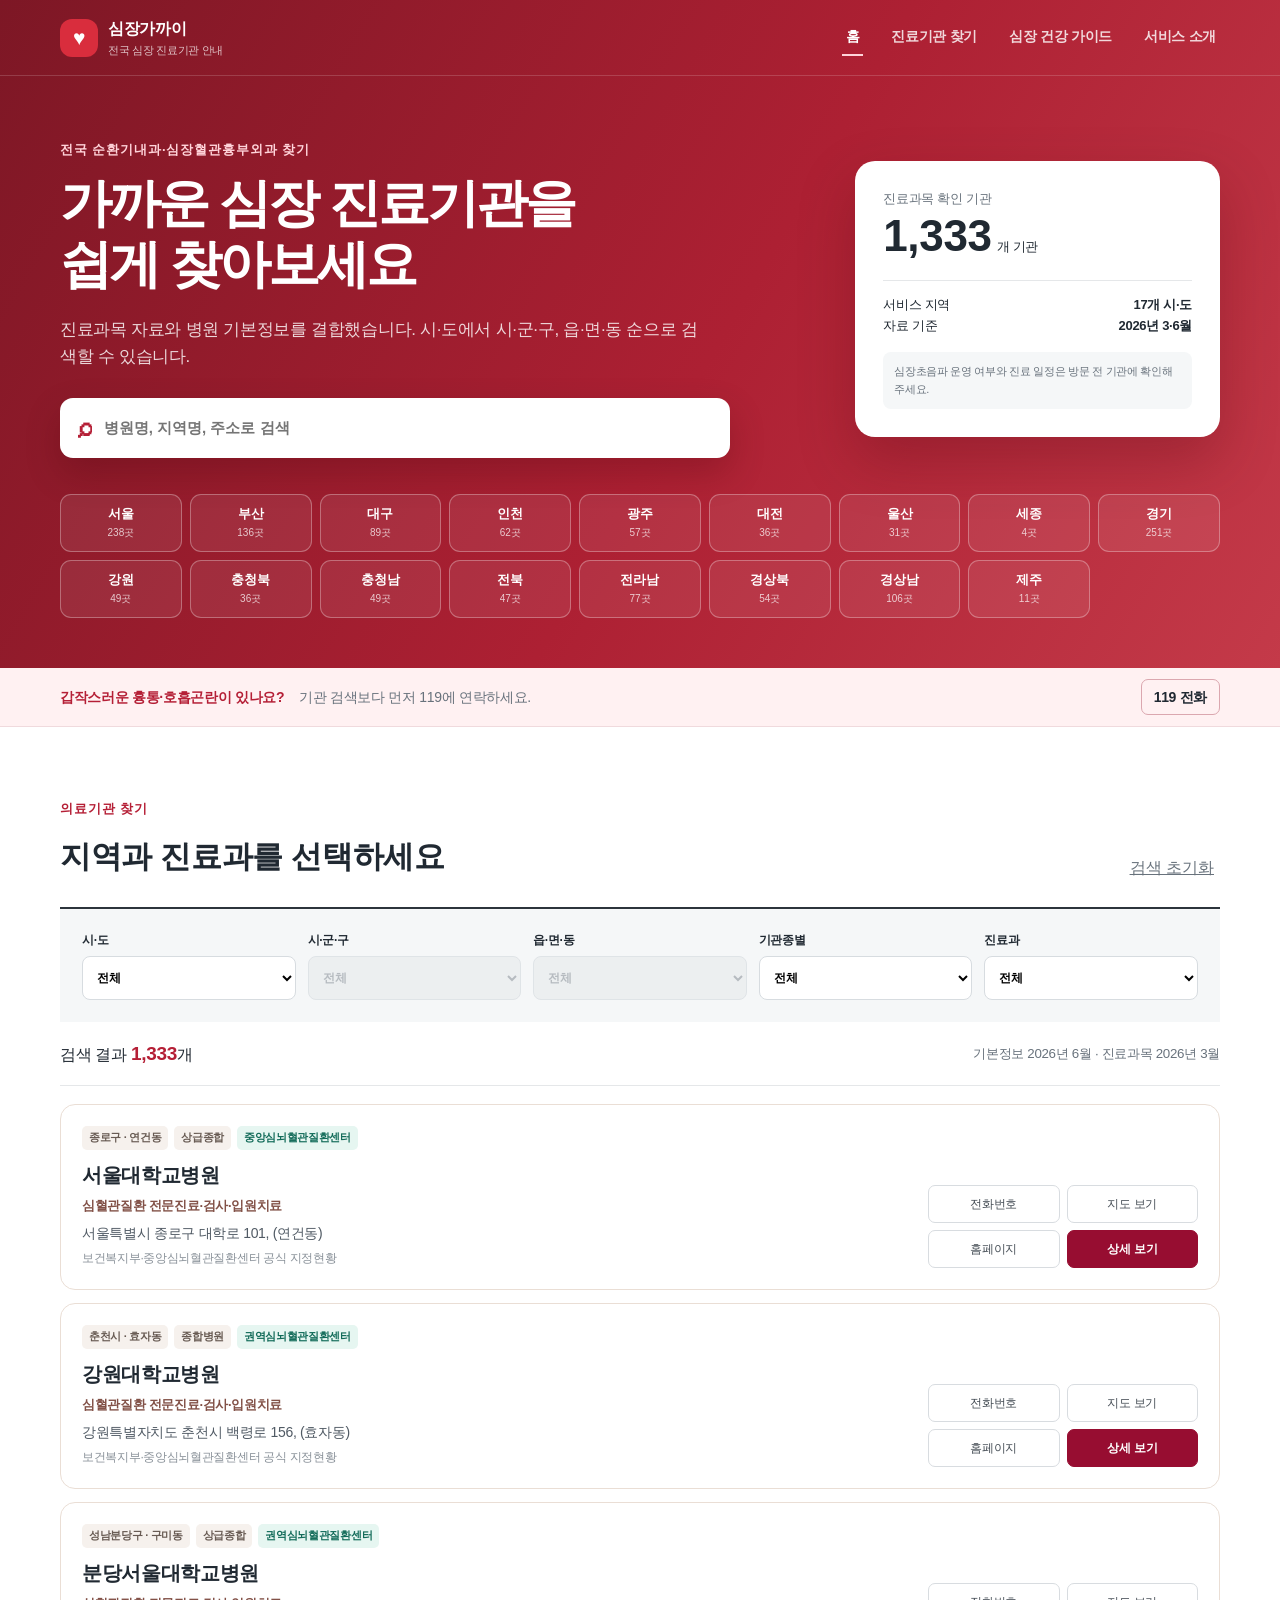
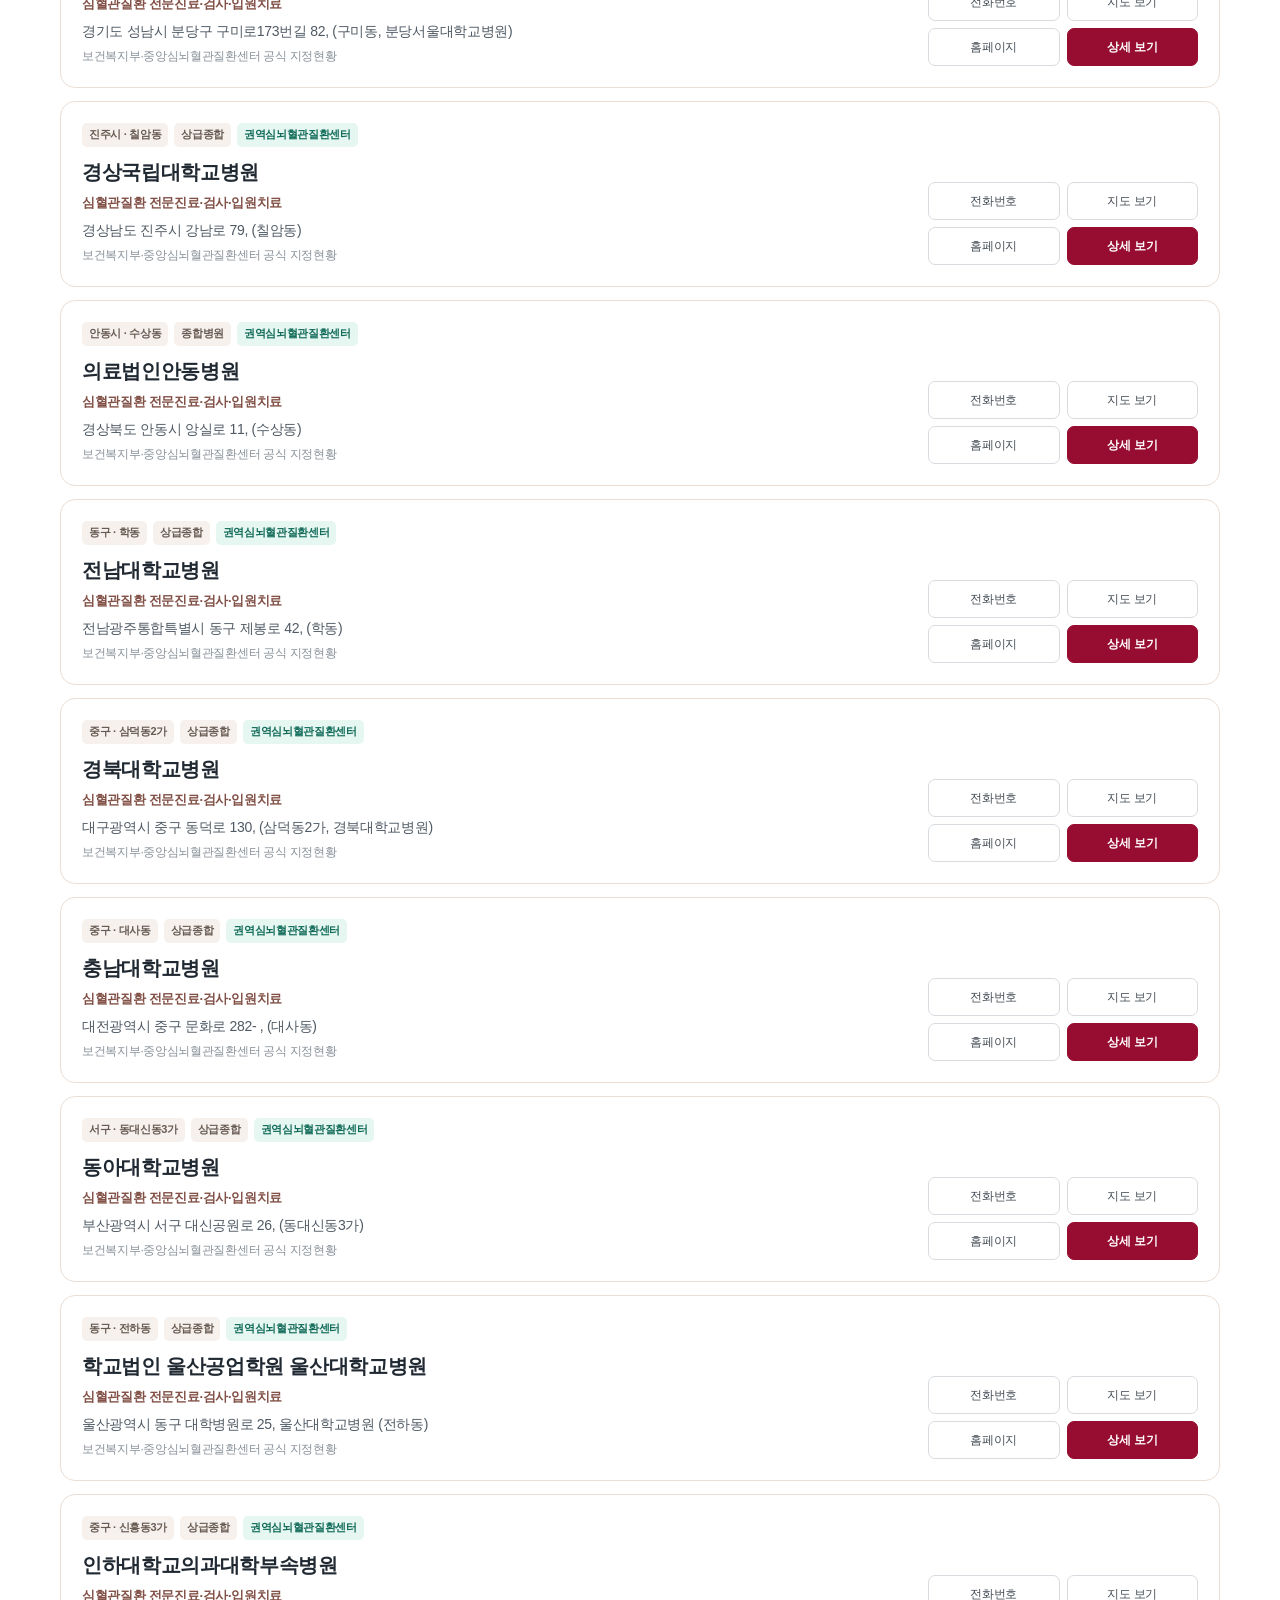
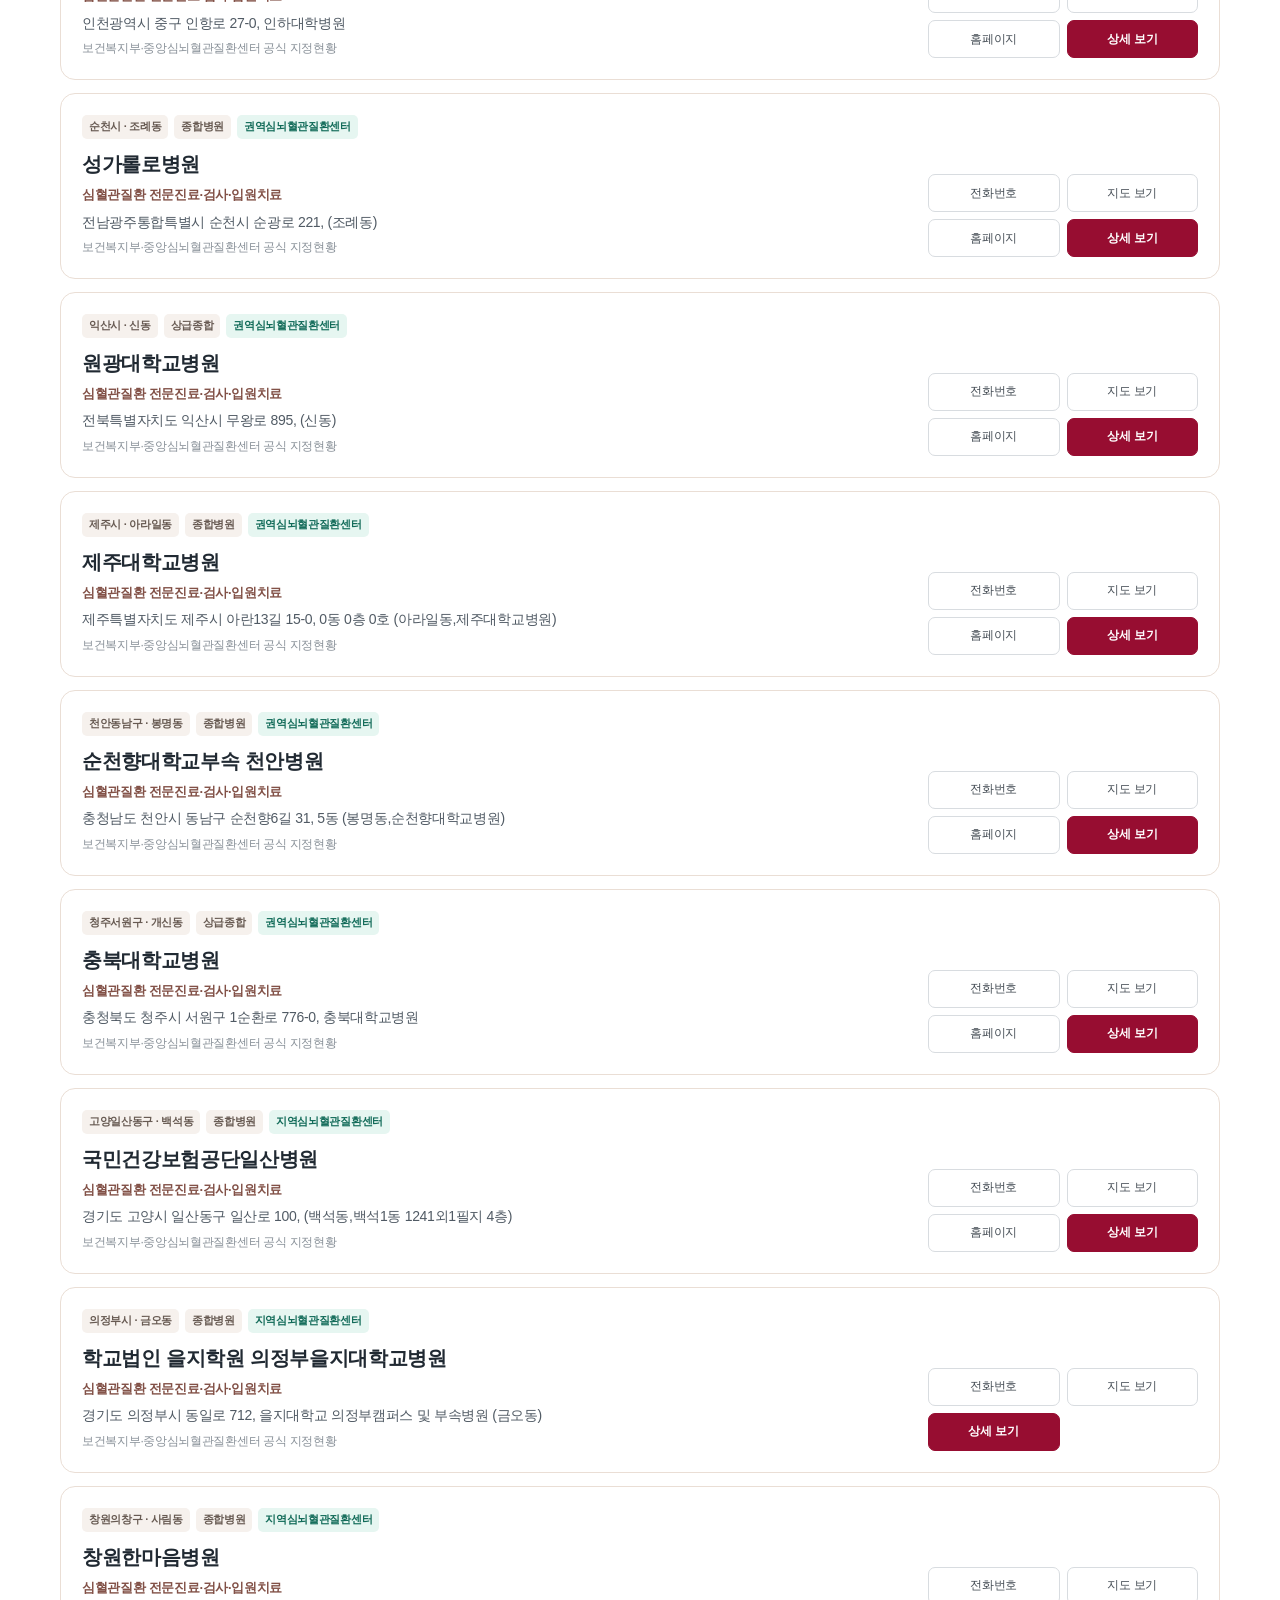
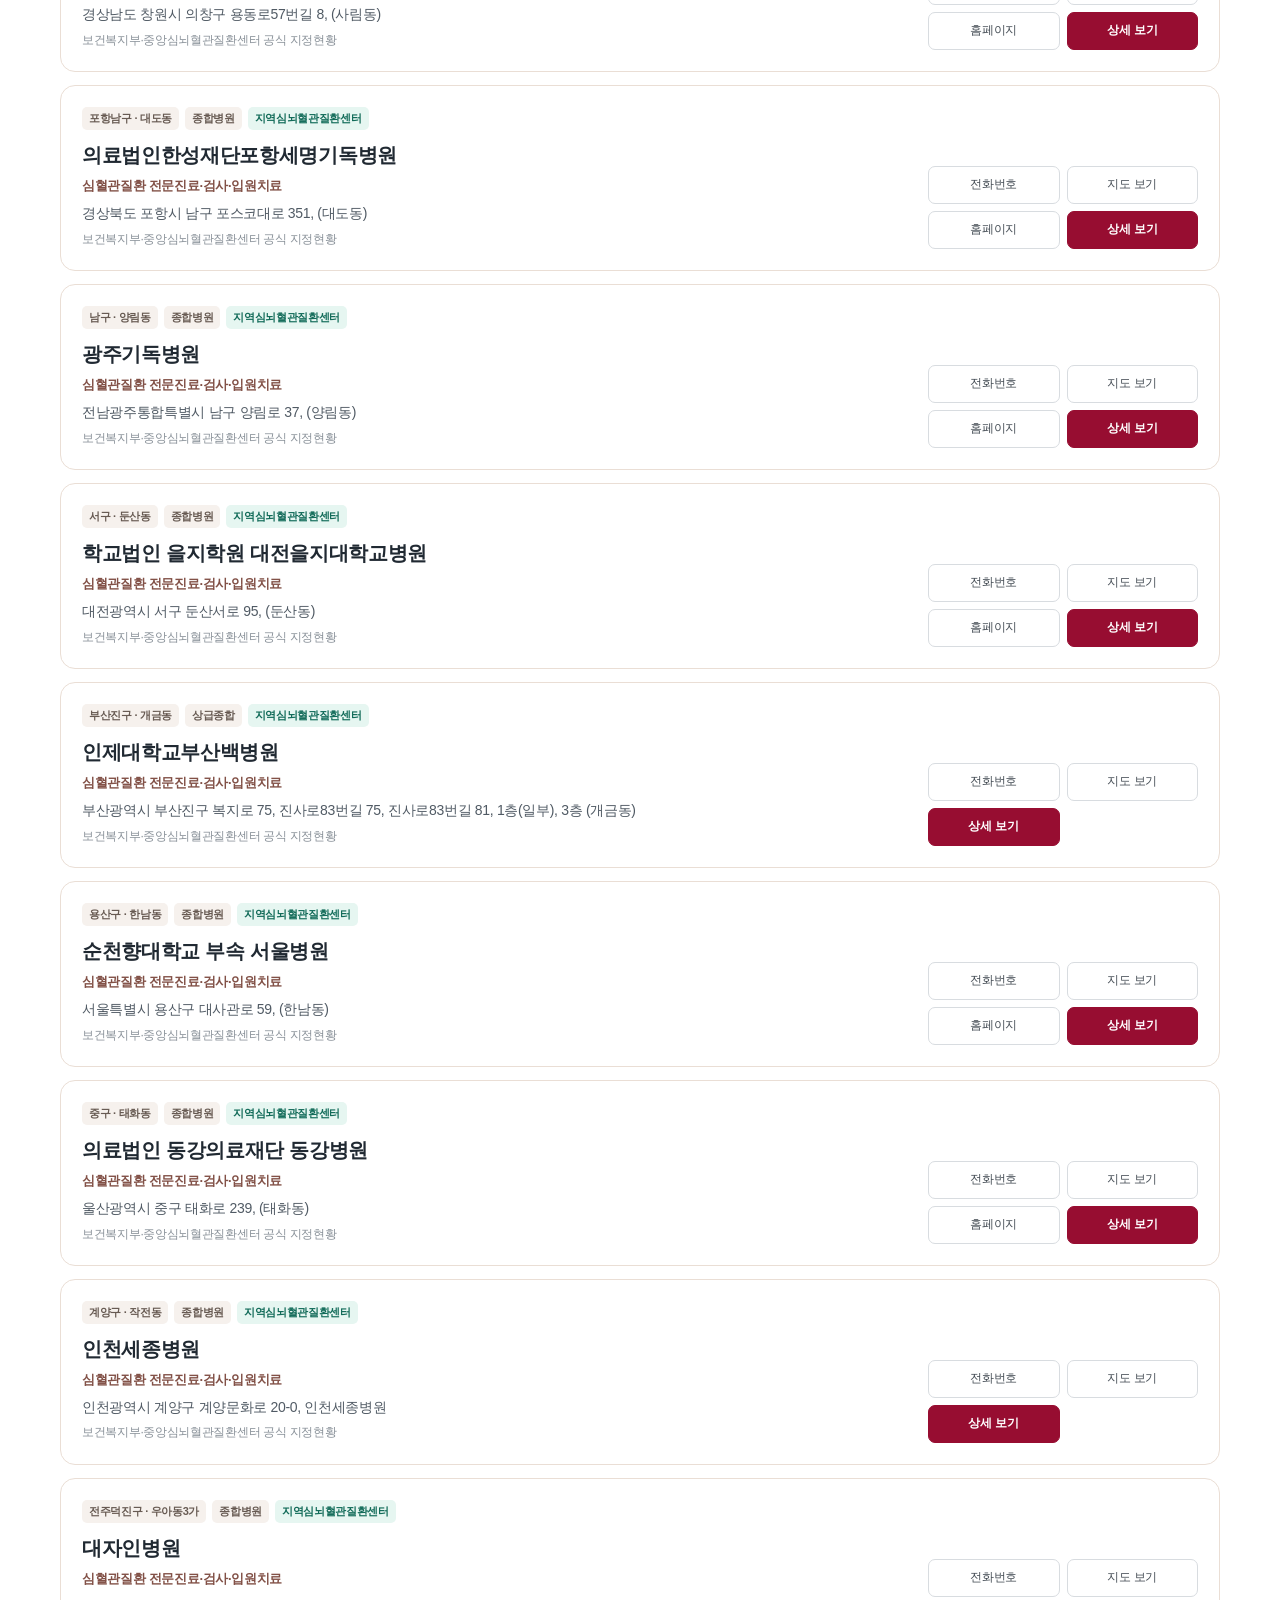
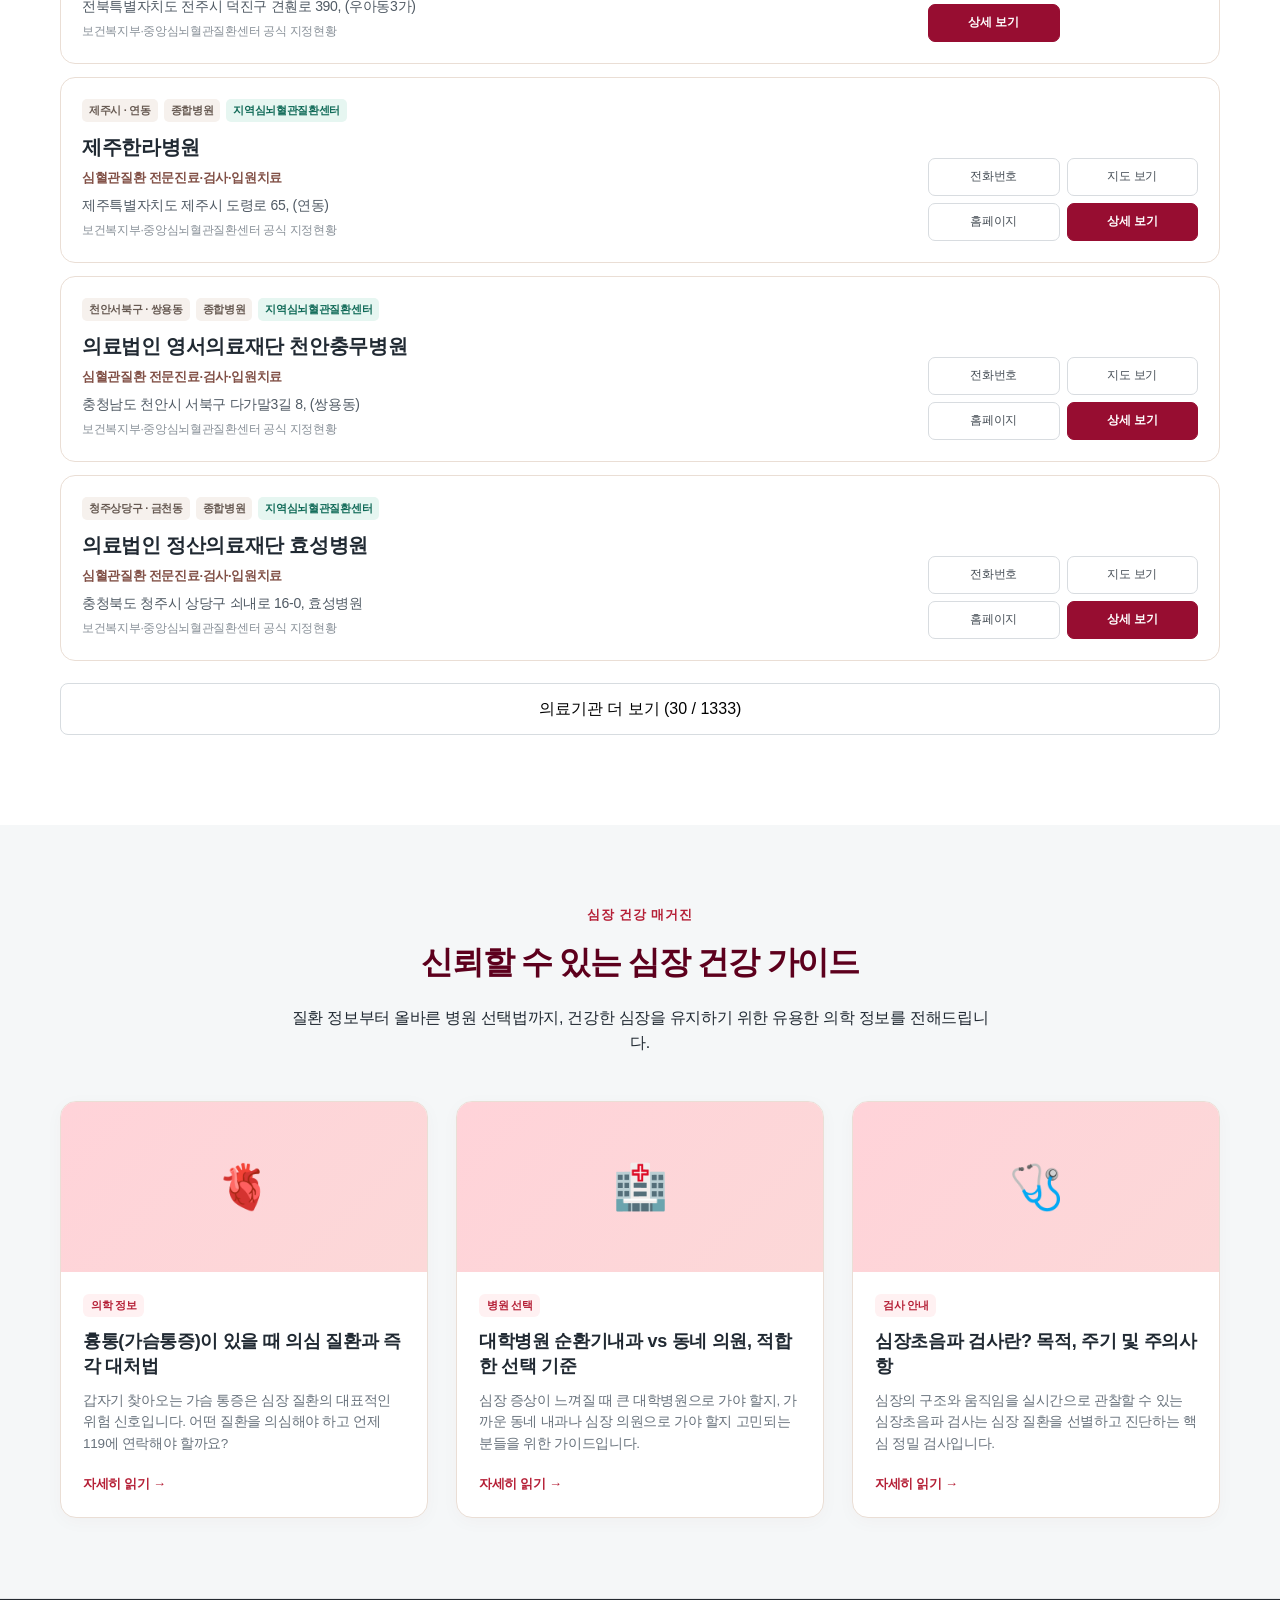
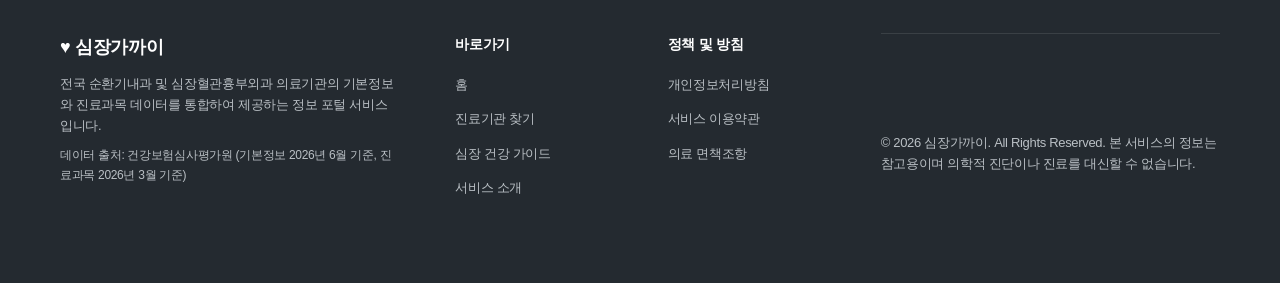
<file: index.html>
<!doctype html>
<html lang="ko">
<head>
  <meta charset="utf-8">
  <meta name="viewport" content="width=device-width,initial-scale=1">
  <meta name="description" content="전국 순환기내과·심장혈관흉부외과 진료기관 안내">
  <meta name="google-adsense-account" content="ca-pub-8777128879154634">
  <title>심장가까이 | 전국 심장 진료기관 안내</title>
  <link rel="stylesheet" href="style.css">
  <script async src="https://pagead2.googlesyndication.com/pagead/js/adsbygoogle.js?client=ca-pub-8777128879154634" crossorigin="anonymous"></script>
</head>
<body>
  <header class="topbar">
    <div class="shell header-container">
      <div class="brand">
        <span>♥</span>
        <div><b>심장가까이</b><small>전국 심장 진료기관 안내</small></div>
      </div>
      <nav class="nav-links">
        <a href="index.html" class="active">홈</a>
        <a href="index.html#finder">진료기관 찾기</a>
        <a href="index.html#magazine">심장 건강 가이드</a>
        <a href="about.html">서비스 소개</a>
      </nav>
    </div>
  </header>

  <main>
    <section class="hero">
      <div class="shell hero-grid">
        <div>
          <p class="eyebrow">전국 순환기내과·심장혈관흉부외과 찾기</p>
          <h1>가까운 심장 진료기관을<br>쉽게 찾아보세요</h1>
          <p class="lead">진료과목 자료와 병원 기본정보를 결합했습니다. 시·도에서 시·군·구, 읍·면·동 순으로 검색할 수 있습니다.</p>
          <label class="hero-search"><span>⌕</span><input id="query" type="search" placeholder="병원명, 지역명, 주소로 검색"></label>
        </div>
        <aside class="summary">
          <p>진료과목 확인 기관</p>
          <strong id="totalCount">-</strong><small>개 기관</small>
          <dl><div><dt>서비스 지역</dt><dd>17개 시·도</dd></div><div><dt>자료 기준</dt><dd>2026년 3·6월</dd></div></dl>
          <p class="summary-note">심장초음파 운영 여부와 진료 일정은 방문 전 기관에 확인해 주세요.</p>
        </aside>
      </div>
      <div class="shell region-grid" id="regionGrid" aria-label="17개 시도 빠른 검색"></div>
    </section>

    <section class="emergency"><div class="shell"><b>갑작스러운 흉통·호흡곤란이 있나요?</b><span>기관 검색보다 먼저 119에 연락하세요.</span><a href="tel:119">119 전화</a></div></section>

    <section class="shell finder" id="finder">
      <div class="heading"><div><p class="eyebrow red">의료기관 찾기</p><h2>지역과 진료과를 선택하세요</h2></div><button id="resetBtn">검색 초기화</button></div>
      <div class="filter-box">
        <label>시·도<select id="region"><option value="전체">전체</option></select></label>
        <label>시·군·구<select id="sigungu" disabled><option value="전체">전체</option></select></label>
        <label>읍·면·동<select id="dong" disabled><option value="전체">전체</option></select></label>
        <label>기관종별<select id="type"><option value="전체">전체</option></select></label>
        <label>진료과<select id="dept"><option value="전체">전체</option><option>순환기내과</option><option>심장혈관흉부외과</option></select></label>
      </div>
      <div class="results-head"><p>검색 결과 <strong id="resultCount">0</strong>개</p><small>기본정보 2026년 6월 · 진료과목 2026년 3월</small></div>
      <div id="hospitalList" class="hospital-list"></div>
      <button id="moreBtn" class="more" hidden>의료기관 더 보기</button>
    </section>

    <section class="magazine-section" id="magazine">
      <div class="shell">
        <div class="section-header">
          <p class="eyebrow red">심장 건강 매거진</p>
          <h2>신뢰할 수 있는 심장 건강 가이드</h2>
          <p>질환 정보부터 올바른 병원 선택법까지, 건강한 심장을 유지하기 위한 유용한 의학 정보를 전해드립니다.</p>
        </div>
        <div class="magazine-grid">
          <article class="magazine-card">
            <div class="magazine-thumb">🫀</div>
            <div class="magazine-body">
              <span class="magazine-tag">의학 정보</span>
              <h3>흉통(가슴통증)이 있을 때 의심 질환과 즉각 대처법</h3>
              <p>갑자기 찾아오는 가슴 통증은 심장 질환의 대표적인 위험 신호입니다. 어떤 질환을 의심해야 하고 언제 119에 연락해야 할까요?</p>
              <a href="guide-chestpain.html" class="magazine-link">자세히 읽기 &rarr;</a>
            </div>
          </article>
          <article class="magazine-card">
            <div class="magazine-thumb">🏥</div>
            <div class="magazine-body">
              <span class="magazine-tag">병원 선택</span>
              <h3>대학병원 순환기내과 vs 동네 의원, 적합한 선택 기준</h3>
              <p>심장 증상이 느껴질 때 큰 대학병원으로 가야 할지, 가까운 동네 내과나 심장 의원으로 가야 할지 고민되는 분들을 위한 가이드입니다.</p>
              <a href="guide-cardiology.html" class="magazine-link">자세히 읽기 &rarr;</a>
            </div>
          </article>
          <article class="magazine-card">
            <div class="magazine-thumb">🩺</div>
            <div class="magazine-body">
              <span class="magazine-tag">검사 안내</span>
              <h3>심장초음파 검사란? 목적, 주기 및 주의사항</h3>
              <p>심장의 구조와 움직임을 실시간으로 관찰할 수 있는 심장초음파 검사는 심장 질환을 선별하고 진단하는 핵심 정밀 검사입니다.</p>
              <a href="guide-echo.html" class="magazine-link">자세히 읽기 &rarr;</a>
            </div>
          </article>
        </div>
      </div>
    </section>
  </main>

  <footer>
    <div class="shell">
      <div class="footer-grid">
        <div class="footer-info">
          <h4>♥ 심장가까이</h4>
          <p>전국 순환기내과 및 심장혈관흉부외과 의료기관의 기본정보와 진료과목 데이터를 통합하여 제공하는 정보 포털 서비스입니다.</p>
          <p style="margin-top: 10px; font-size: 12px; color: #bac0c5;">데이터 출처: 건강보험심사평가원 (기본정보 2026년 6월 기준, 진료과목 2026년 3월 기준)</p>
        </div>
        <div class="footer-links-col">
          <h5>바로가기</h5>
          <ul>
            <li><a href="index.html">홈</a></li>
            <li><a href="index.html#finder">진료기관 찾기</a></li>
            <li><a href="index.html#magazine">심장 건강 가이드</a></li>
            <li><a href="about.html">서비스 소개</a></li>
          </ul>
        </div>
        <div class="footer-links-col">
          <h5>정책 및 방침</h5>
          <ul>
            <li><a href="privacy.html">개인정보처리방침</a></li>
            <li><a href="terms.html">서비스 이용약관</a></li>
            <li><a href="disclaimer.html">의료 면책조항</a></li>
          </ul>
        </div>
      </div>
      <div class="footer-bottom">
        <p>&copy; 2026 심장가까이. All Rights Reserved. 본 서비스의 정보는 참고용이며 의학적 진단이나 진료를 대신할 수 없습니다.</p>
      </div>
    </div>
  </footer>

  <div class="modal-wrap" id="modalWrap" hidden>
    <section class="modal" role="dialog" aria-modal="true" aria-labelledby="modalTitle">
      <header><span id="modalBadge">✓ 진료과목 확인 기관</span><p id="modalMeta"></p><h2 id="modalTitle"></h2><button id="modalClose" aria-label="닫기">×</button></header>
      <div class="modal-body">
        <div class="modal-actions" id="modalActions"></div>
        <dl id="modalDetails"></dl>
        <p class="caution">심장초음파, 관상동맥조영술, 중재시술 및 응급진료 가능 여부는 기관별로 다릅니다. 방문 전 반드시 전화로 확인해 주세요.</p>
      </div>
    </section>
  </div>

  <script src="data.js"></script>
  <script src="app.js"></script>
</body>
</html>
</file>
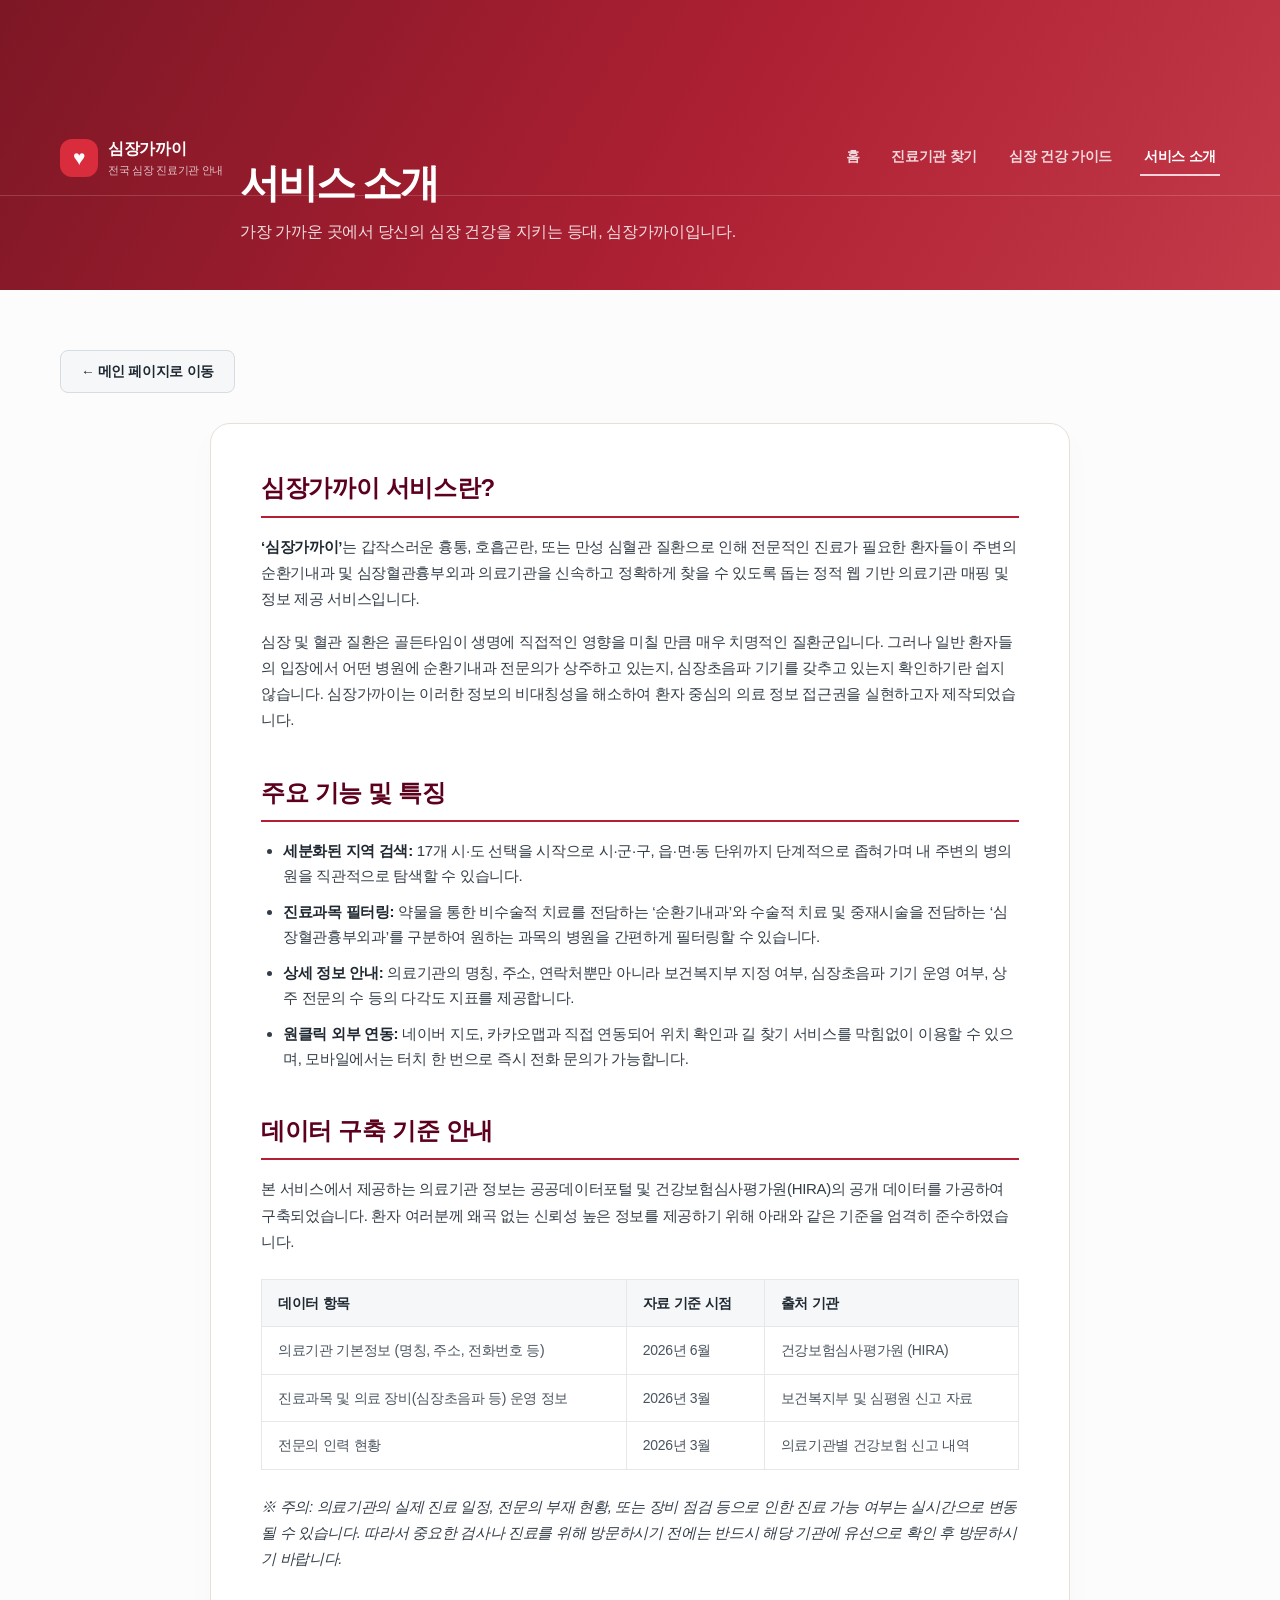
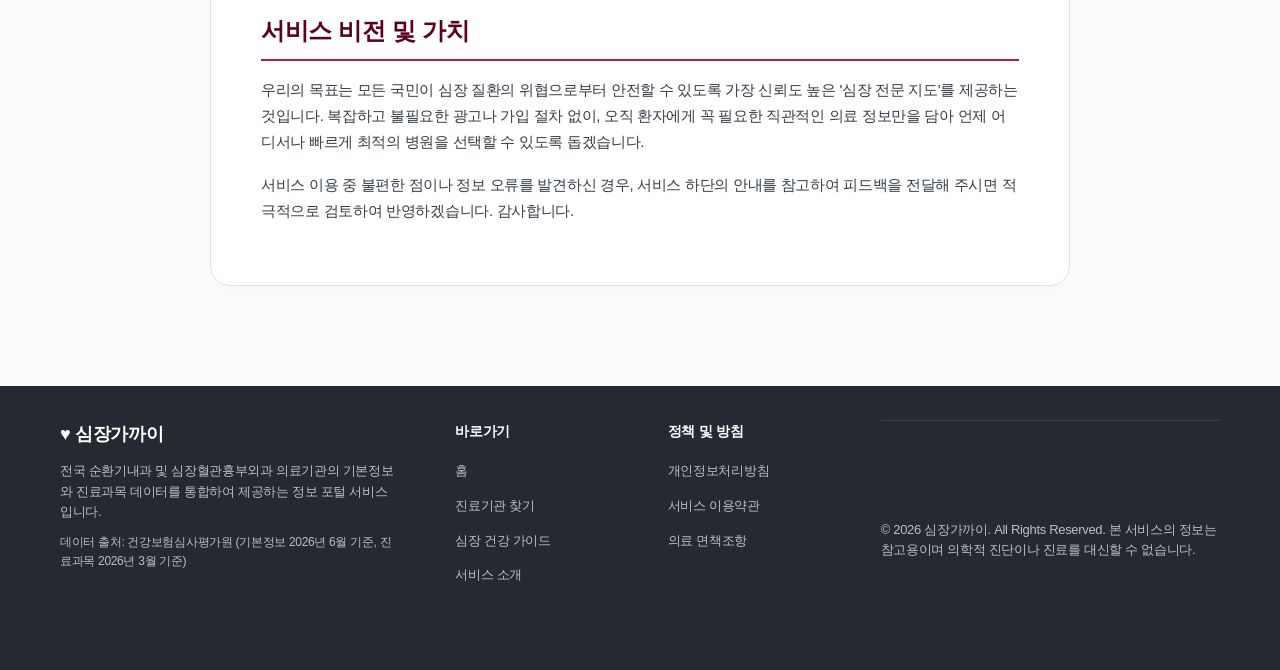
<file: about.html>
<!doctype html>
<html lang="ko">
<head>
  <meta charset="utf-8">
  <meta name="viewport" content="width=device-width,initial-scale=1">
  <meta name="description" content="전국 순환기내과·심장혈관흉부외과 찾기 서비스 심장가까이 소개 및 이용 안내">
  <meta name="google-adsense-account" content="ca-pub-8777128879154634">
  <title>서비스 소개 | 심장가까이</title>
  <link rel="stylesheet" href="style.css">
  <script async src="https://pagead2.googlesyndication.com/pagead/js/adsbygoogle.js?client=ca-pub-8777128879154634" crossorigin="anonymous"></script>
</head>
<body>
  <header class="subpage-header">
    <div class="topbar">
      <div class="shell header-container">
        <a href="index.html" class="brand">
          <span>♥</span>
          <div><b>심장가까이</b><small>전국 심장 진료기관 안내</small></div>
        </a>
        <nav class="nav-links">
          <a href="index.html">홈</a>
          <a href="index.html#finder">진료기관 찾기</a>
          <a href="index.html#magazine">심장 건강 가이드</a>
          <a href="about.html" class="active">서비스 소개</a>
        </nav>
      </div>
    </div>
    <div class="shell subpage-title-area">
      <h1>서비스 소개</h1>
      <p>가장 가까운 곳에서 당신의 심장 건강을 지키는 등대, 심장가까이입니다.</p>
    </div>
  </header>

  <main class="subpage-body">
    <div class="shell">
      <a href="index.html" class="btn-back">&larr; 메인 페이지로 이동</a>
      <article class="content-box">
        <h2>심장가까이 서비스란?</h2>
        <p>
          <strong>‘심장가까이’</strong>는 갑작스러운 흉통, 호흡곤란, 또는 만성 심혈관 질환으로 인해 전문적인 진료가 필요한 환자들이 주변의 순환기내과 및 심장혈관흉부외과 의료기관을 신속하고 정확하게 찾을 수 있도록 돕는 정적 웹 기반 의료기관 매핑 및 정보 제공 서비스입니다.
        </p>
        <p>
          심장 및 혈관 질환은 골든타임이 생명에 직접적인 영향을 미칠 만큼 매우 치명적인 질환군입니다. 그러나 일반 환자들의 입장에서 어떤 병원에 순환기내과 전문의가 상주하고 있는지, 심장초음파 기기를 갖추고 있는지 확인하기란 쉽지 않습니다. 심장가까이는 이러한 정보의 비대칭성을 해소하여 환자 중심의 의료 정보 접근권을 실현하고자 제작되었습니다.
        </p>

        <h2>주요 기능 및 특징</h2>
        <ul>
          <li><strong>세분화된 지역 검색:</strong> 17개 시·도 선택을 시작으로 시·군·구, 읍·면·동 단위까지 단계적으로 좁혀가며 내 주변의 병의원을 직관적으로 탐색할 수 있습니다.</li>
          <li><strong>진료과목 필터링:</strong> 약물을 통한 비수술적 치료를 전담하는 ‘순환기내과’와 수술적 치료 및 중재시술을 전담하는 ‘심장혈관흉부외과’를 구분하여 원하는 과목의 병원을 간편하게 필터링할 수 있습니다.</li>
          <li><strong>상세 정보 안내:</strong> 의료기관의 명칭, 주소, 연락처뿐만 아니라 보건복지부 지정 여부, 심장초음파 기기 운영 여부, 상주 전문의 수 등의 다각도 지표를 제공합니다.</li>
          <li><strong>원클릭 외부 연동:</strong> 네이버 지도, 카카오맵과 직접 연동되어 위치 확인과 길 찾기 서비스를 막힘없이 이용할 수 있으며, 모바일에서는 터치 한 번으로 즉시 전화 문의가 가능합니다.</li>
        </ul>

        <h2>데이터 구축 기준 안내</h2>
        <p>
          본 서비스에서 제공하는 의료기관 정보는 공공데이터포털 및 건강보험심사평가원(HIRA)의 공개 데이터를 가공하여 구축되었습니다. 환자 여러분께 왜곡 없는 신뢰성 높은 정보를 제공하기 위해 아래와 같은 기준을 엄격히 준수하였습니다.
        </p>
        <table>
          <thead>
            <tr>
              <th>데이터 항목</th>
              <th>자료 기준 시점</th>
              <th>출처 기관</th>
            </tr>
          </thead>
          <tbody>
            <tr>
              <td>의료기관 기본정보 (명칭, 주소, 전화번호 등)</td>
              <td>2026년 6월</td>
              <td>건강보험심사평가원 (HIRA)</td>
            </tr>
            <tr>
              <td>진료과목 및 의료 장비(심장초음파 등) 운영 정보</td>
              <td>2026년 3월</td>
              <td>보건복지부 및 심평원 신고 자료</td>
            </tr>
            <tr>
              <td>전문의 인력 현황</td>
              <td>2026년 3월</td>
              <td>의료기관별 건강보험 신고 내역</td>
            </tr>
          </tbody>
        </table>
        <p>
          <em>※ 주의: 의료기관의 실제 진료 일정, 전문의 부재 현황, 또는 장비 점검 등으로 인한 진료 가능 여부는 실시간으로 변동될 수 있습니다. 따라서 중요한 검사나 진료를 위해 방문하시기 전에는 반드시 해당 기관에 유선으로 확인 후 방문하시기 바랍니다.</em>
        </p>

        <h2>서비스 비전 및 가치</h2>
        <p>
          우리의 목표는 모든 국민이 심장 질환의 위협으로부터 안전할 수 있도록 가장 신뢰도 높은 '심장 전문 지도'를 제공하는 것입니다. 복잡하고 불필요한 광고나 가입 절차 없이, 오직 환자에게 꼭 필요한 직관적인 의료 정보만을 담아 언제 어디서나 빠르게 최적의 병원을 선택할 수 있도록 돕겠습니다.
        </p>
        <p>
          서비스 이용 중 불편한 점이나 정보 오류를 발견하신 경우, 서비스 하단의 안내를 참고하여 피드백을 전달해 주시면 적극적으로 검토하여 반영하겠습니다. 감사합니다.
        </p>
      </article>
    </div>
  </main>

  <footer>
    <div class="shell">
      <div class="footer-grid">
        <div class="footer-info">
          <h4>♥ 심장가까이</h4>
          <p>전국 순환기내과 및 심장혈관흉부외과 의료기관의 기본정보와 진료과목 데이터를 통합하여 제공하는 정보 포털 서비스입니다.</p>
          <p style="margin-top: 10px; font-size: 12px; color: #bac0c5;">데이터 출처: 건강보험심사평가원 (기본정보 2026년 6월 기준, 진료과목 2026년 3월 기준)</p>
        </div>
        <div class="footer-links-col">
          <h5>바로가기</h5>
          <ul>
            <li><a href="index.html">홈</a></li>
            <li><a href="index.html#finder">진료기관 찾기</a></li>
            <li><a href="index.html#magazine">심장 건강 가이드</a></li>
            <li><a href="about.html">서비스 소개</a></li>
          </ul>
        </div>
        <div class="footer-links-col">
          <h5>정책 및 방침</h5>
          <ul>
            <li><a href="privacy.html">개인정보처리방침</a></li>
            <li><a href="terms.html">서비스 이용약관</a></li>
            <li><a href="disclaimer.html">의료 면책조항</a></li>
          </ul>
        </div>
      </div>
      <div class="footer-bottom">
        <p>&copy; 2026 심장가까이. All Rights Reserved. 본 서비스의 정보는 참고용이며 의학적 진단이나 진료를 대신할 수 없습니다.</p>
      </div>
    </div>
  </footer>
</body>
</html>
</file>
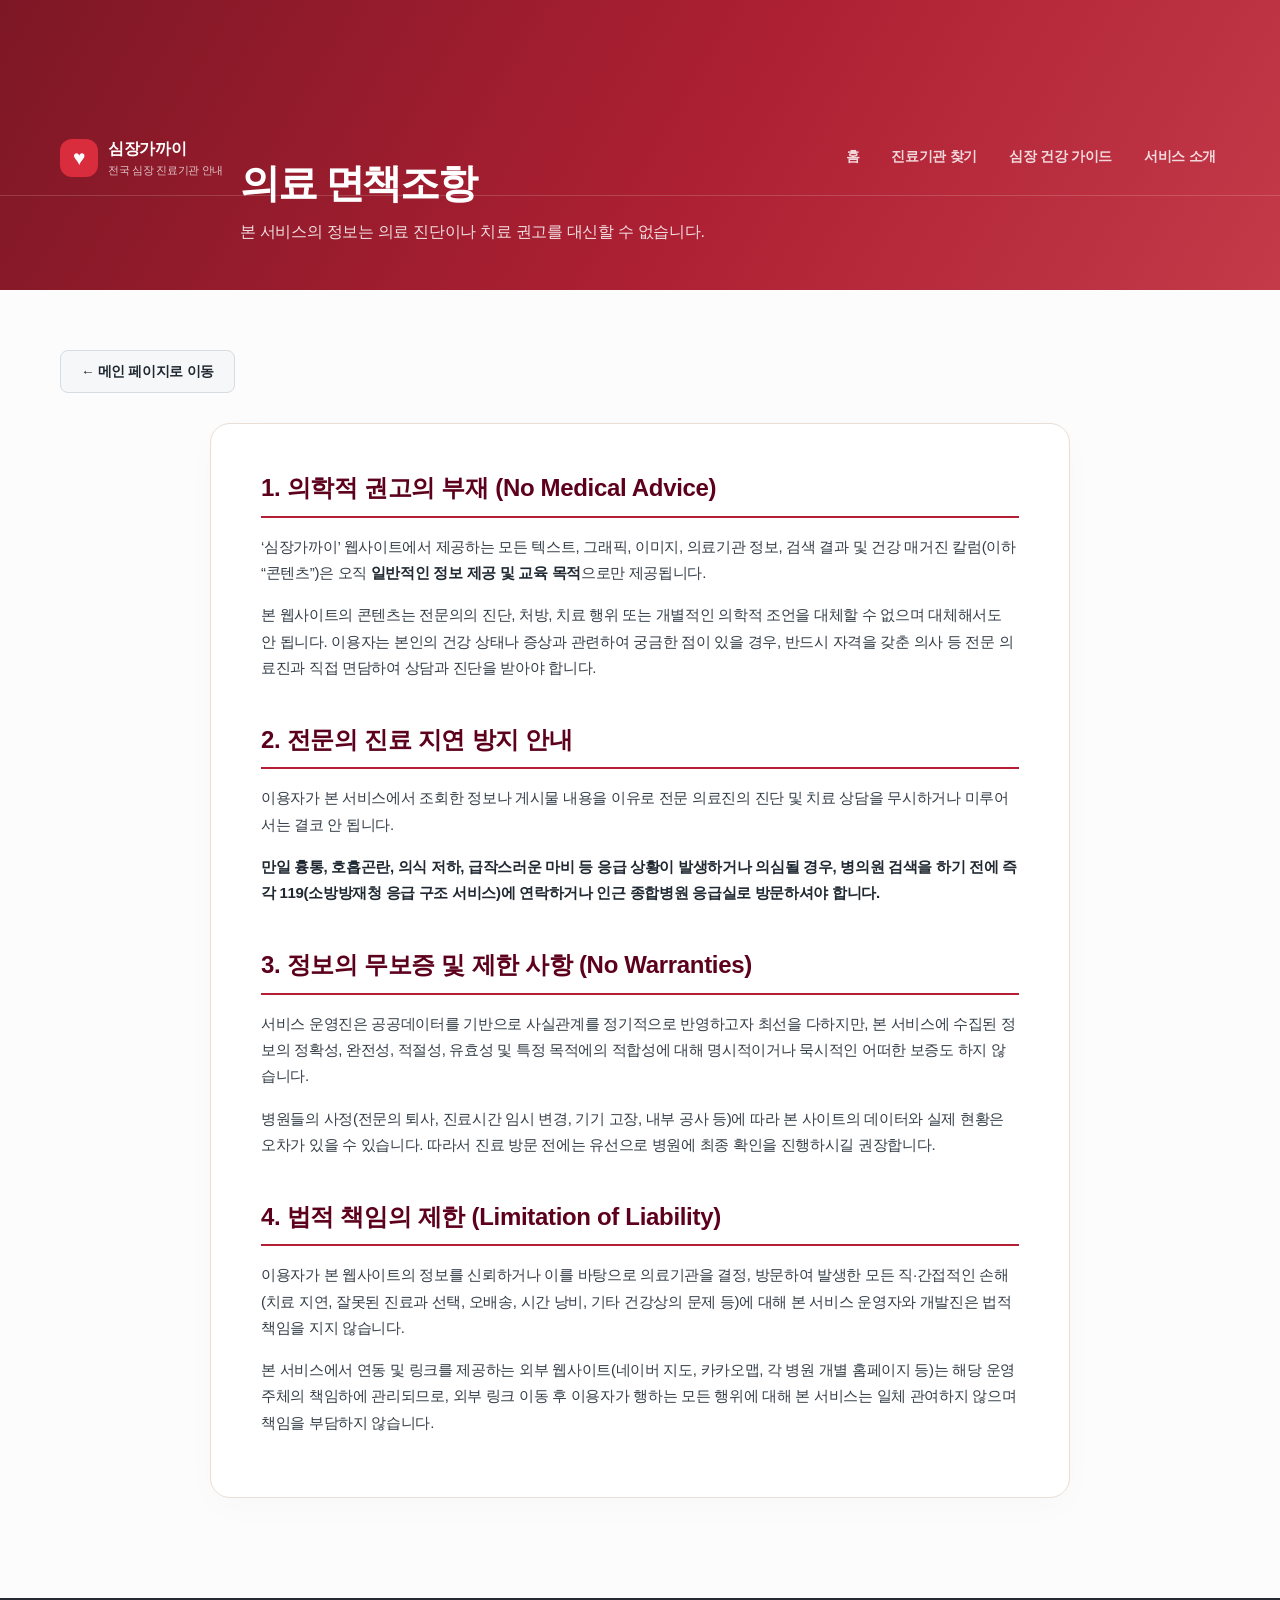
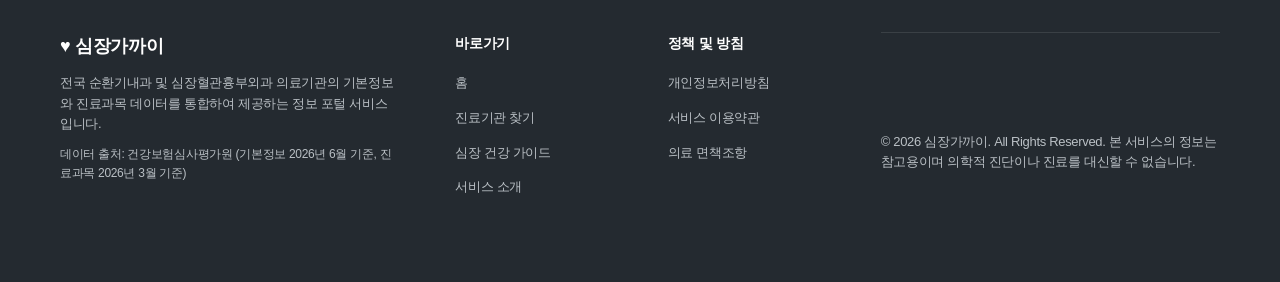
<file: disclaimer.html>
<!doctype html>
<html lang="ko">
<head>
  <meta charset="utf-8">
  <meta name="viewport" content="width=device-width,initial-scale=1">
  <meta name="description" content="심장가까이 서비스의 의료 정보 면책조항 안내">
  <meta name="google-adsense-account" content="ca-pub-8777128879154634">
  <title>의료 면책조항 | 심장가까이</title>
  <link rel="stylesheet" href="style.css">
  <script async src="https://pagead2.googlesyndication.com/pagead/js/adsbygoogle.js?client=ca-pub-8777128879154634" crossorigin="anonymous"></script>
</head>
<body>
  <header class="subpage-header">
    <div class="topbar">
      <div class="shell header-container">
        <a href="index.html" class="brand">
          <span>♥</span>
          <div><b>심장가까이</b><small>전국 심장 진료기관 안내</small></div>
        </a>
        <nav class="nav-links">
          <a href="index.html">홈</a>
          <a href="index.html#finder">진료기관 찾기</a>
          <a href="index.html#magazine">심장 건강 가이드</a>
          <a href="about.html">서비스 소개</a>
        </nav>
      </div>
    </div>
    <div class="shell subpage-title-area">
      <h1>의료 면책조항</h1>
      <p>본 서비스의 정보는 의료 진단이나 치료 권고를 대신할 수 없습니다.</p>
    </div>
  </header>

  <main class="subpage-body">
    <div class="shell">
      <a href="index.html" class="btn-back">&larr; 메인 페이지로 이동</a>
      <article class="content-box">
        <h2>1. 의학적 권고의 부재 (No Medical Advice)</h2>
        <p>
          ‘심장가까이’ 웹사이트에서 제공하는 모든 텍스트, 그래픽, 이미지, 의료기관 정보, 검색 결과 및 건강 매거진 칼럼(이하 “콘텐츠”)은 오직 <strong>일반적인 정보 제공 및 교육 목적</strong>으로만 제공됩니다.
        </p>
        <p>
          본 웹사이트의 콘텐츠는 전문의의 진단, 처방, 치료 행위 또는 개별적인 의학적 조언을 대체할 수 없으며 대체해서도 안 됩니다. 이용자는 본인의 건강 상태나 증상과 관련하여 궁금한 점이 있을 경우, 반드시 자격을 갖춘 의사 등 전문 의료진과 직접 면담하여 상담과 진단을 받아야 합니다.
        </p>

        <h2>2. 전문의 진료 지연 방지 안내</h2>
        <p>
          이용자가 본 서비스에서 조회한 정보나 게시물 내용을 이유로 전문 의료진의 진단 및 치료 상담을 무시하거나 미루어서는 결코 안 됩니다.
        </p>
        <p>
          <strong>만일 흉통, 호흡곤란, 의식 저하, 급작스러운 마비 등 응급 상황이 발생하거나 의심될 경우, 병의원 검색을 하기 전에 즉각 119(소방방재청 응급 구조 서비스)에 연락하거나 인근 종합병원 응급실로 방문하셔야 합니다.</strong>
        </p>

        <h2>3. 정보의 무보증 및 제한 사항 (No Warranties)</h2>
        <p>
          서비스 운영진은 공공데이터를 기반으로 사실관계를 정기적으로 반영하고자 최선을 다하지만, 본 서비스에 수집된 정보의 정확성, 완전성, 적절성, 유효성 및 특정 목적에의 적합성에 대해 명시적이거나 묵시적인 어떠한 보증도 하지 않습니다.
        </p>
        <p>
          병원들의 사정(전문의 퇴사, 진료시간 임시 변경, 기기 고장, 내부 공사 등)에 따라 본 사이트의 데이터와 실제 현황은 오차가 있을 수 있습니다. 따라서 진료 방문 전에는 유선으로 병원에 최종 확인을 진행하시길 권장합니다.
        </p>

        <h2>4. 법적 책임의 제한 (Limitation of Liability)</h2>
        <p>
          이용자가 본 웹사이트의 정보를 신뢰하거나 이를 바탕으로 의료기관을 결정, 방문하여 발생한 모든 직·간접적인 손해(치료 지연, 잘못된 진료과 선택, 오배송, 시간 낭비, 기타 건강상의 문제 등)에 대해 본 서비스 운영자와 개발진은 법적 책임을 지지 않습니다.
        </p>
        <p>
          본 서비스에서 연동 및 링크를 제공하는 외부 웹사이트(네이버 지도, 카카오맵, 각 병원 개별 홈페이지 등)는 해당 운영 주체의 책임하에 관리되므로, 외부 링크 이동 후 이용자가 행하는 모든 행위에 대해 본 서비스는 일체 관여하지 않으며 책임을 부담하지 않습니다.
        </p>
      </article>
    </div>
  </main>

  <footer>
    <div class="shell">
      <div class="footer-grid">
        <div class="footer-info">
          <h4>♥ 심장가까이</h4>
          <p>전국 순환기내과 및 심장혈관흉부외과 의료기관의 기본정보와 진료과목 데이터를 통합하여 제공하는 정보 포털 서비스입니다.</p>
          <p style="margin-top: 10px; font-size: 12px; color: #bac0c5;">데이터 출처: 건강보험심사평가원 (기본정보 2026년 6월 기준, 진료과목 2026년 3월 기준)</p>
        </div>
        <div class="footer-links-col">
          <h5>바로가기</h5>
          <ul>
            <li><a href="index.html">홈</a></li>
            <li><a href="index.html#finder">진료기관 찾기</a></li>
            <li><a href="index.html#magazine">심장 건강 가이드</a></li>
            <li><a href="about.html">서비스 소개</a></li>
          </ul>
        </div>
        <div class="footer-links-col">
          <h5>정책 및 방침</h5>
          <ul>
            <li><a href="privacy.html">개인정보처리방침</a></li>
            <li><a href="terms.html">서비스 이용약관</a></li>
            <li><a href="disclaimer.html">의료 면책조항</a></li>
          </ul>
        </div>
      </div>
      <div class="footer-bottom">
        <p>&copy; 2026 심장가까이. All Rights Reserved. 본 서비스의 정보는 참고용이며 의학적 진단이나 진료를 대신할 수 없습니다.</p>
      </div>
    </div>
  </footer>
</body>
</html>
</file>
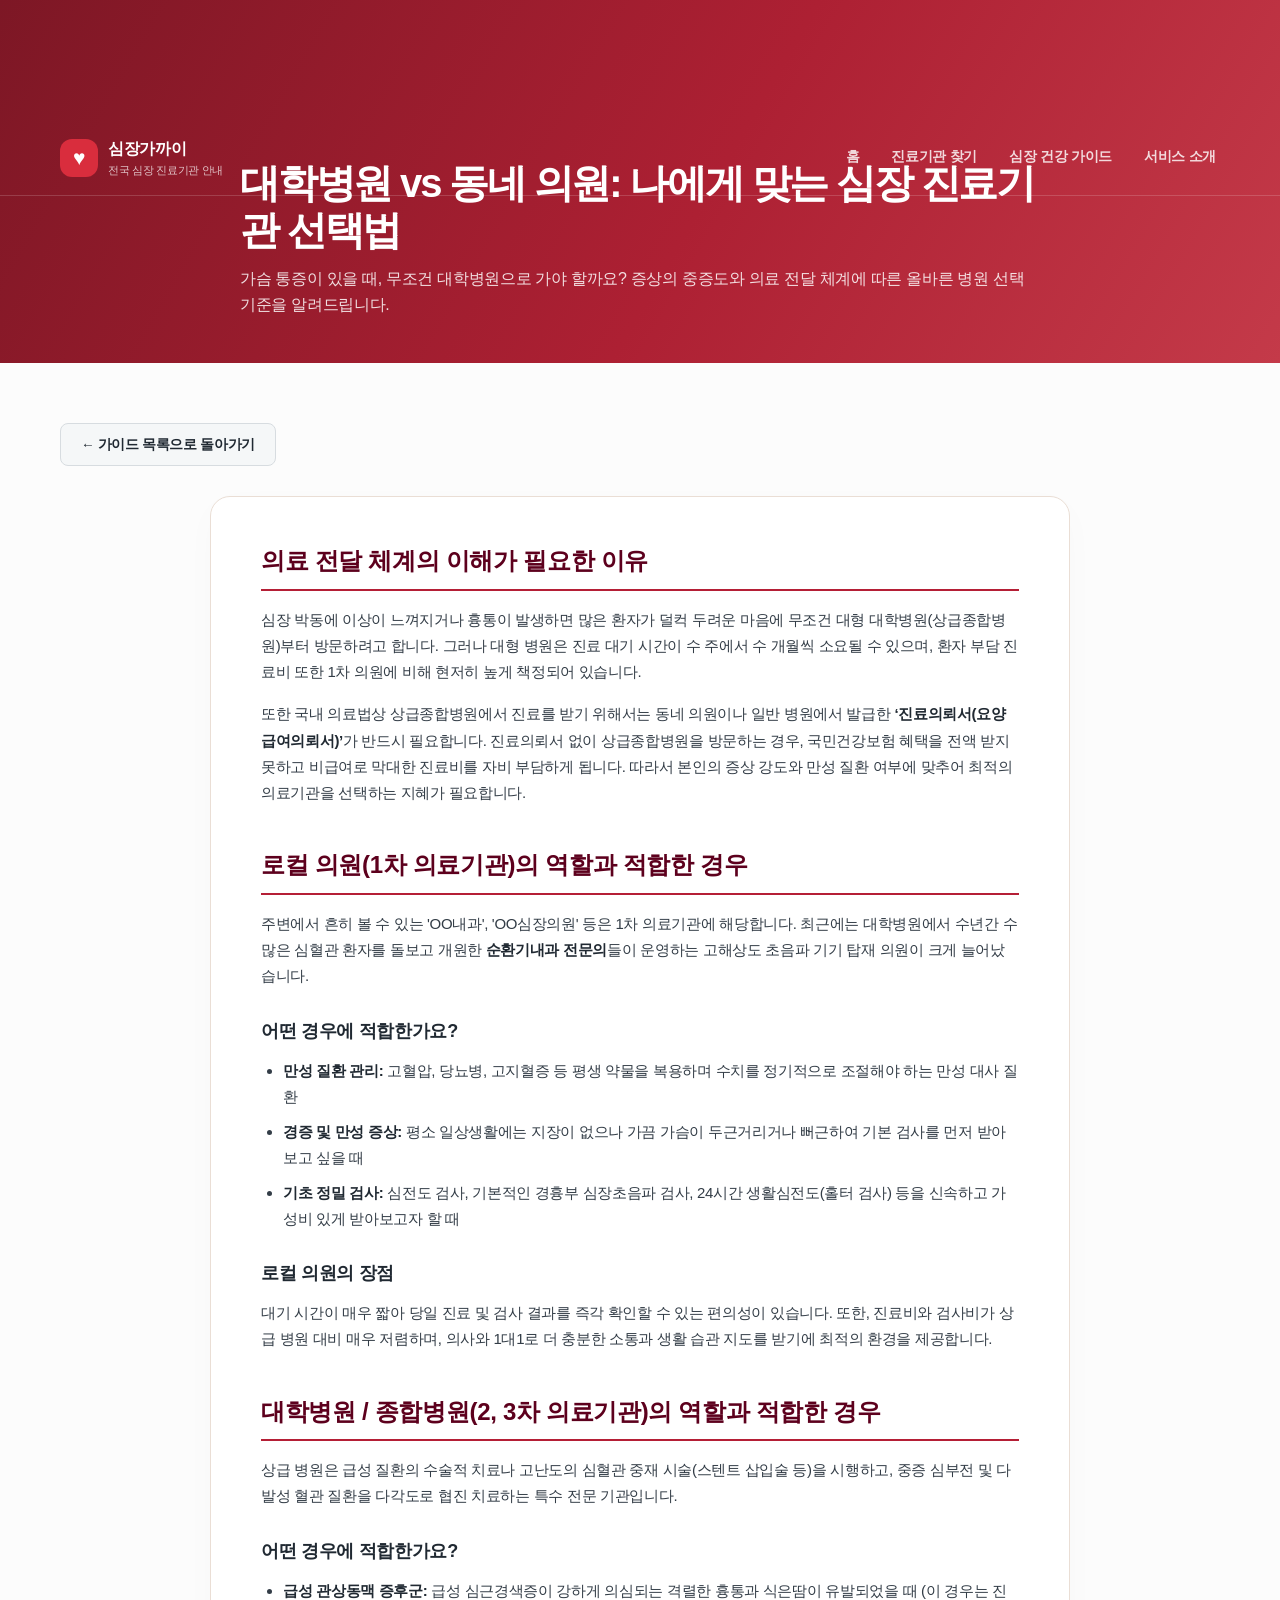
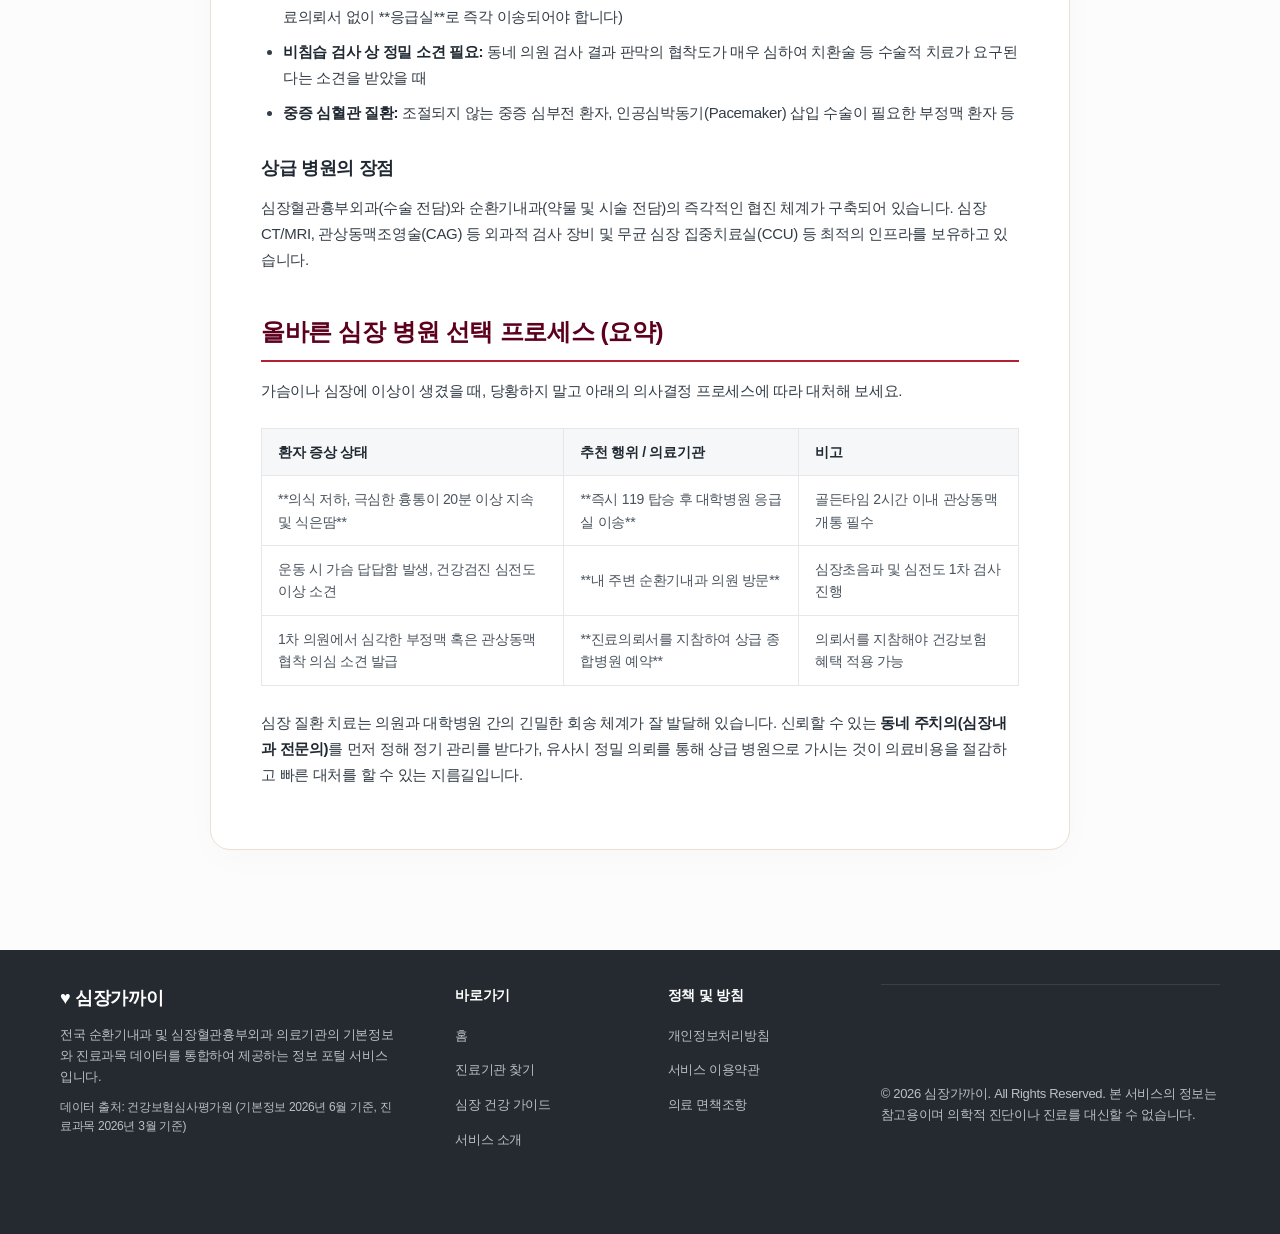
<file: guide-cardiology.html>
<!doctype html>
<html lang="ko">
<head>
  <meta charset="utf-8">
  <meta name="viewport" content="width=device-width,initial-scale=1">
  <meta name="description" content="대학병원 순환기내과와 로컬 심장 의원의 차이점 및 내 증상에 따른 올바른 병원 선택 가이드">
  <meta name="google-adsense-account" content="ca-pub-8777128879154634">
  <title>대학병원 vs 동네 의원: 나에게 맞는 심장 진료기관 선택법 | 심장가까이</title>
  <link rel="stylesheet" href="style.css">
  <script async src="https://pagead2.googlesyndication.com/pagead/js/adsbygoogle.js?client=ca-pub-8777128879154634" crossorigin="anonymous"></script>
</head>
<body>
  <header class="subpage-header">
    <div class="topbar">
      <div class="shell header-container">
        <a href="index.html" class="brand">
          <span>♥</span>
          <div><b>심장가까이</b><small>전국 심장 진료기관 안내</small></div>
        </a>
        <nav class="nav-links">
          <a href="index.html">홈</a>
          <a href="index.html#finder">진료기관 찾기</a>
          <a href="index.html#magazine">심장 건강 가이드</a>
          <a href="about.html">서비스 소개</a>
        </nav>
      </div>
    </div>
    <div class="shell subpage-title-area">
      <h1>대학병원 vs 동네 의원: 나에게 맞는 심장 진료기관 선택법</h1>
      <p>가슴 통증이 있을 때, 무조건 대학병원으로 가야 할까요? 증상의 중증도와 의료 전달 체계에 따른 올바른 병원 선택 기준을 알려드립니다.</p>
    </div>
  </header>

  <main class="subpage-body">
    <div class="shell">
      <a href="index.html#magazine" class="btn-back">&larr; 가이드 목록으로 돌아가기</a>
      <article class="content-box">
        <h2>의료 전달 체계의 이해가 필요한 이유</h2>
        <p>
          심장 박동에 이상이 느껴지거나 흉통이 발생하면 많은 환자가 덜컥 두려운 마음에 무조건 대형 대학병원(상급종합병원)부터 방문하려고 합니다. 그러나 대형 병원은 진료 대기 시간이 수 주에서 수 개월씩 소요될 수 있으며, 환자 부담 진료비 또한 1차 의원에 비해 현저히 높게 책정되어 있습니다.
        </p>
        <p>
          또한 국내 의료법상 상급종합병원에서 진료를 받기 위해서는 동네 의원이나 일반 병원에서 발급한 <strong>‘진료의뢰서(요양급여의뢰서)’</strong>가 반드시 필요합니다. 진료의뢰서 없이 상급종합병원을 방문하는 경우, 국민건강보험 혜택을 전액 받지 못하고 비급여로 막대한 진료비를 자비 부담하게 됩니다. 따라서 본인의 증상 강도와 만성 질환 여부에 맞추어 최적의 의료기관을 선택하는 지혜가 필요합니다.
        </p>

        <h2>로컬 의원(1차 의료기관)의 역할과 적합한 경우</h2>
        <p>
          주변에서 흔히 볼 수 있는 'OO내과', 'OO심장의원' 등은 1차 의료기관에 해당합니다. 최근에는 대학병원에서 수년간 수많은 심혈관 환자를 돌보고 개원한 <strong>순환기내과 전문의</strong>들이 운영하는 고해상도 초음파 기기 탑재 의원이 크게 늘어났습니다.
        </p>
        
        <h3>어떤 경우에 적합한가요?</h3>
        <ul>
          <li><strong>만성 질환 관리:</strong> 고혈압, 당뇨병, 고지혈증 등 평생 약물을 복용하며 수치를 정기적으로 조절해야 하는 만성 대사 질환</li>
          <li><strong>경증 및 만성 증상:</strong> 평소 일상생활에는 지장이 없으나 가끔 가슴이 두근거리거나 뻐근하여 기본 검사를 먼저 받아보고 싶을 때</li>
          <li><strong>기초 정밀 검사:</strong> 심전도 검사, 기본적인 경흉부 심장초음파 검사, 24시간 생활심전도(홀터 검사) 등을 신속하고 가성비 있게 받아보고자 할 때</li>
        </ul>
        <h3>로컬 의원의 장점</h3>
        <p>
          대기 시간이 매우 짧아 당일 진료 및 검사 결과를 즉각 확인할 수 있는 편의성이 있습니다. 또한, 진료비와 검사비가 상급 병원 대비 매우 저렴하며, 의사와 1대1로 더 충분한 소통과 생활 습관 지도를 받기에 최적의 환경을 제공합니다.
        </p>

        <h2>대학병원 / 종합병원(2, 3차 의료기관)의 역할과 적합한 경우</h2>
        <p>
          상급 병원은 급성 질환의 수술적 치료나 고난도의 심혈관 중재 시술(스텐트 삽입술 등)을 시행하고, 중증 심부전 및 다발성 혈관 질환을 다각도로 협진 치료하는 특수 전문 기관입니다.
        </p>

        <h3>어떤 경우에 적합한가요?</h3>
        <ul>
          <li><strong>급성 관상동맥 증후군:</strong> 급성 심근경색증이 강하게 의심되는 격렬한 흉통과 식은땀이 유발되었을 때 (이 경우는 진료의뢰서 없이 **응급실**로 즉각 이송되어야 합니다)</li>
          <li><strong>비침습 검사 상 정밀 소견 필요:</strong> 동네 의원 검사 결과 판막의 협착도가 매우 심하여 치환술 등 수술적 치료가 요구된다는 소견을 받았을 때</li>
          <li><strong>중증 심혈관 질환:</strong> 조절되지 않는 중증 심부전 환자, 인공심박동기(Pacemaker) 삽입 수술이 필요한 부정맥 환자 등</li>
        </ul>
        <h3>상급 병원의 장점</h3>
        <p>
          심장혈관흉부외과(수술 전담)와 순환기내과(약물 및 시술 전담)의 즉각적인 협진 체계가 구축되어 있습니다. 심장 CT/MRI, 관상동맥조영술(CAG) 등 외과적 검사 장비 및 무균 심장 집중치료실(CCU) 등 최적의 인프라를 보유하고 있습니다.
        </p>

        <h2>올바른 심장 병원 선택 프로세스 (요약)</h2>
        <p>가슴이나 심장에 이상이 생겼을 때, 당황하지 말고 아래의 의사결정 프로세스에 따라 대처해 보세요.</p>
        <table>
          <thead>
            <tr>
              <th>환자 증상 상태</th>
              <th>추천 행위 / 의료기관</th>
              <th>비고</th>
            </tr>
          </thead>
          <tbody>
            <tr>
              <td>**의식 저하, 극심한 흉통이 20분 이상 지속 및 식은땀**</td>
              <td>**즉시 119 탑승 후 대학병원 응급실 이송**</td>
              <td>골든타임 2시간 이내 관상동맥 개통 필수</td>
            </tr>
            <tr>
              <td>운동 시 가슴 답답함 발생, 건강검진 심전도 이상 소견</td>
              <td>**내 주변 순환기내과 의원 방문**</td>
              <td>심장초음파 및 심전도 1차 검사 진행</td>
            </tr>
            <tr>
              <td>1차 의원에서 심각한 부정맥 혹은 관상동맥 협착 의심 소견 발급</td>
              <td>**진료의뢰서를 지참하여 상급 종합병원 예약**</td>
              <td>의뢰서를 지참해야 건강보험 혜택 적용 가능</td>
            </tr>
          </tbody>
        </table>
        <p>
          심장 질환 치료는 의원과 대학병원 간의 긴밀한 회송 체계가 잘 발달해 있습니다. 신뢰할 수 있는 <strong>동네 주치의(심장내과 전문의)</strong>를 먼저 정해 정기 관리를 받다가, 유사시 정밀 의뢰를 통해 상급 병원으로 가시는 것이 의료비용을 절감하고 빠른 대처를 할 수 있는 지름길입니다.
        </p>
      </article>
    </div>
  </main>

  <footer>
    <div class="shell">
      <div class="footer-grid">
        <div class="footer-info">
          <h4>♥ 심장가까이</h4>
          <p>전국 순환기내과 및 심장혈관흉부외과 의료기관의 기본정보와 진료과목 데이터를 통합하여 제공하는 정보 포털 서비스입니다.</p>
          <p style="margin-top: 10px; font-size: 12px; color: #bac0c5;">데이터 출처: 건강보험심사평가원 (기본정보 2026년 6월 기준, 진료과목 2026년 3월 기준)</p>
        </div>
        <div class="footer-links-col">
          <h5>바로가기</h5>
          <ul>
            <li><a href="index.html">홈</a></li>
            <li><a href="index.html#finder">진료기관 찾기</a></li>
            <li><a href="index.html#magazine">심장 건강 가이드</a></li>
            <li><a href="about.html">서비스 소개</a></li>
          </ul>
        </div>
        <div class="footer-links-col">
          <h5>정책 및 방침</h5>
          <ul>
            <li><a href="privacy.html">개인정보처리방침</a></li>
            <li><a href="terms.html">서비스 이용약관</a></li>
            <li><a href="disclaimer.html">의료 면책조항</a></li>
          </ul>
        </div>
      </div>
      <div class="footer-bottom">
        <p>&copy; 2026 심장가까이. All Rights Reserved. 본 서비스의 정보는 참고용이며 의학적 진단이나 진료를 대신할 수 없습니다.</p>
      </div>
    </div>
  </footer>
</body>
</html>
</file>
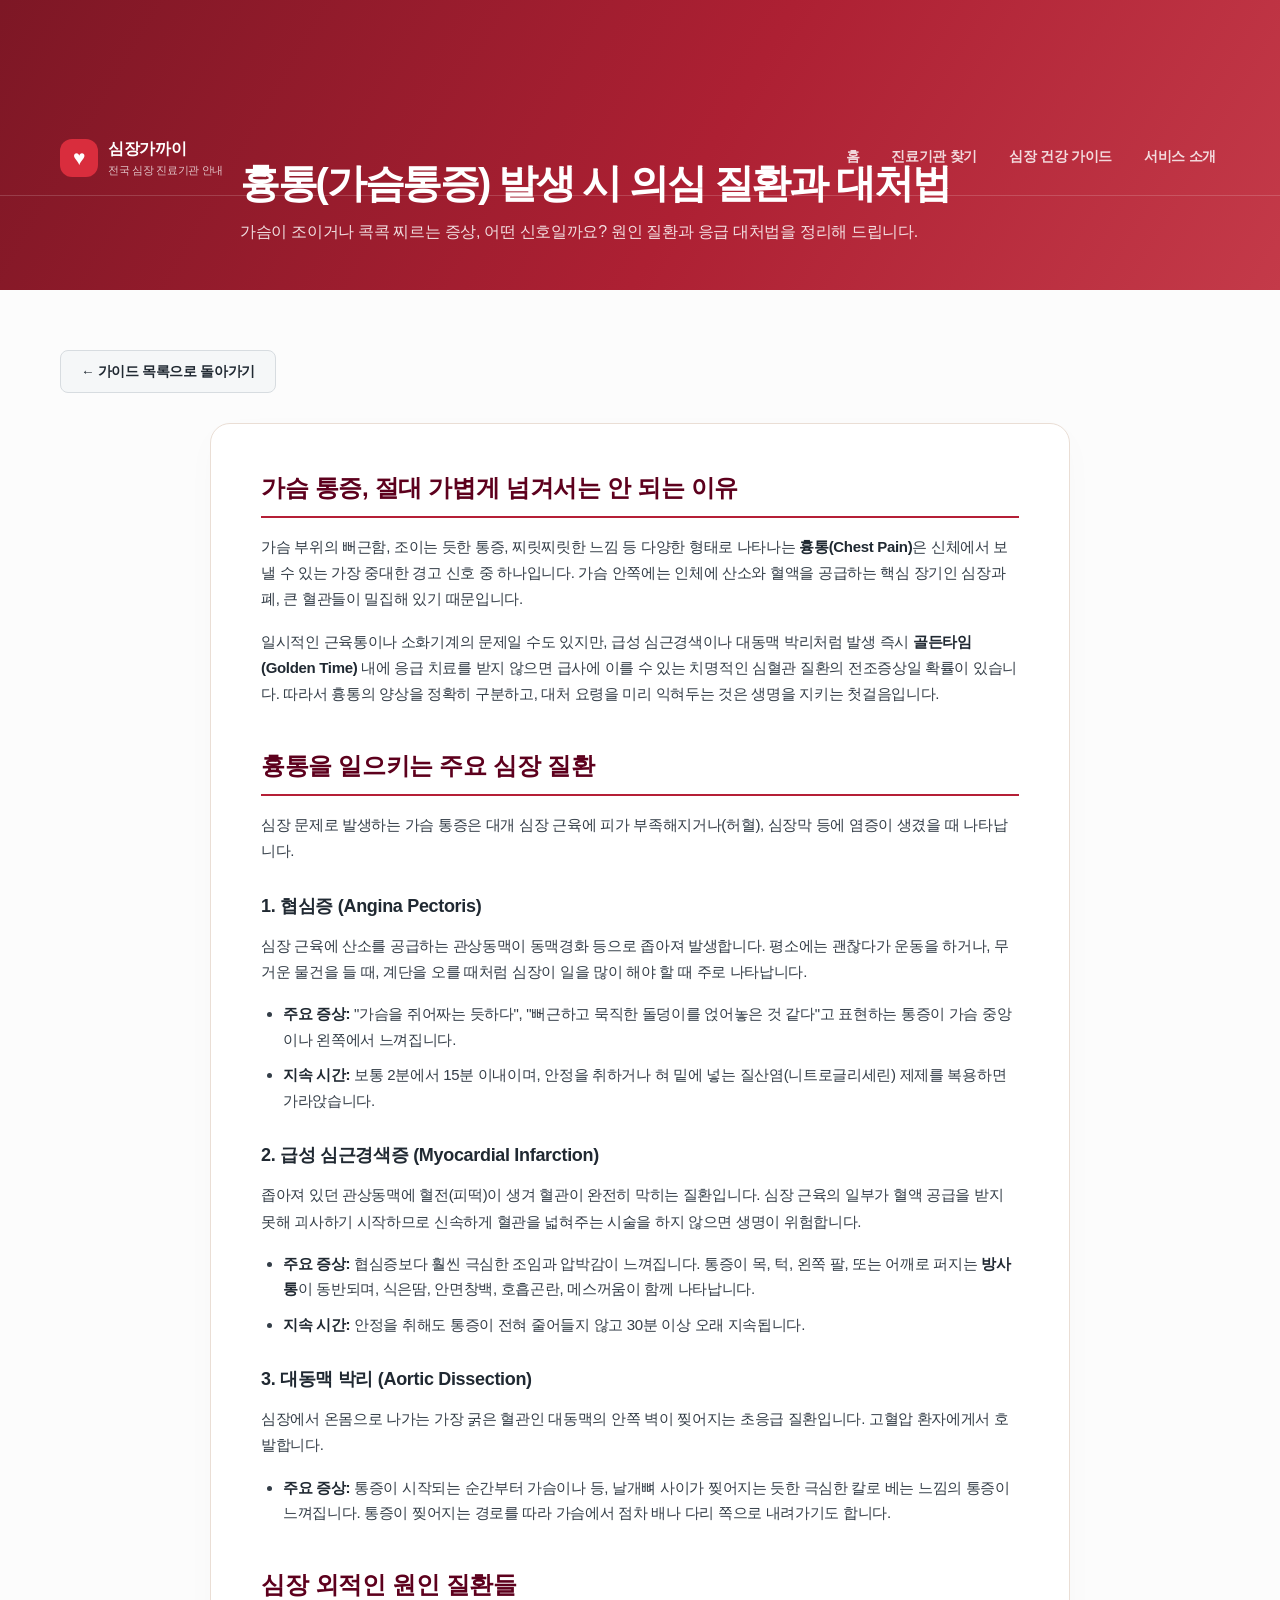
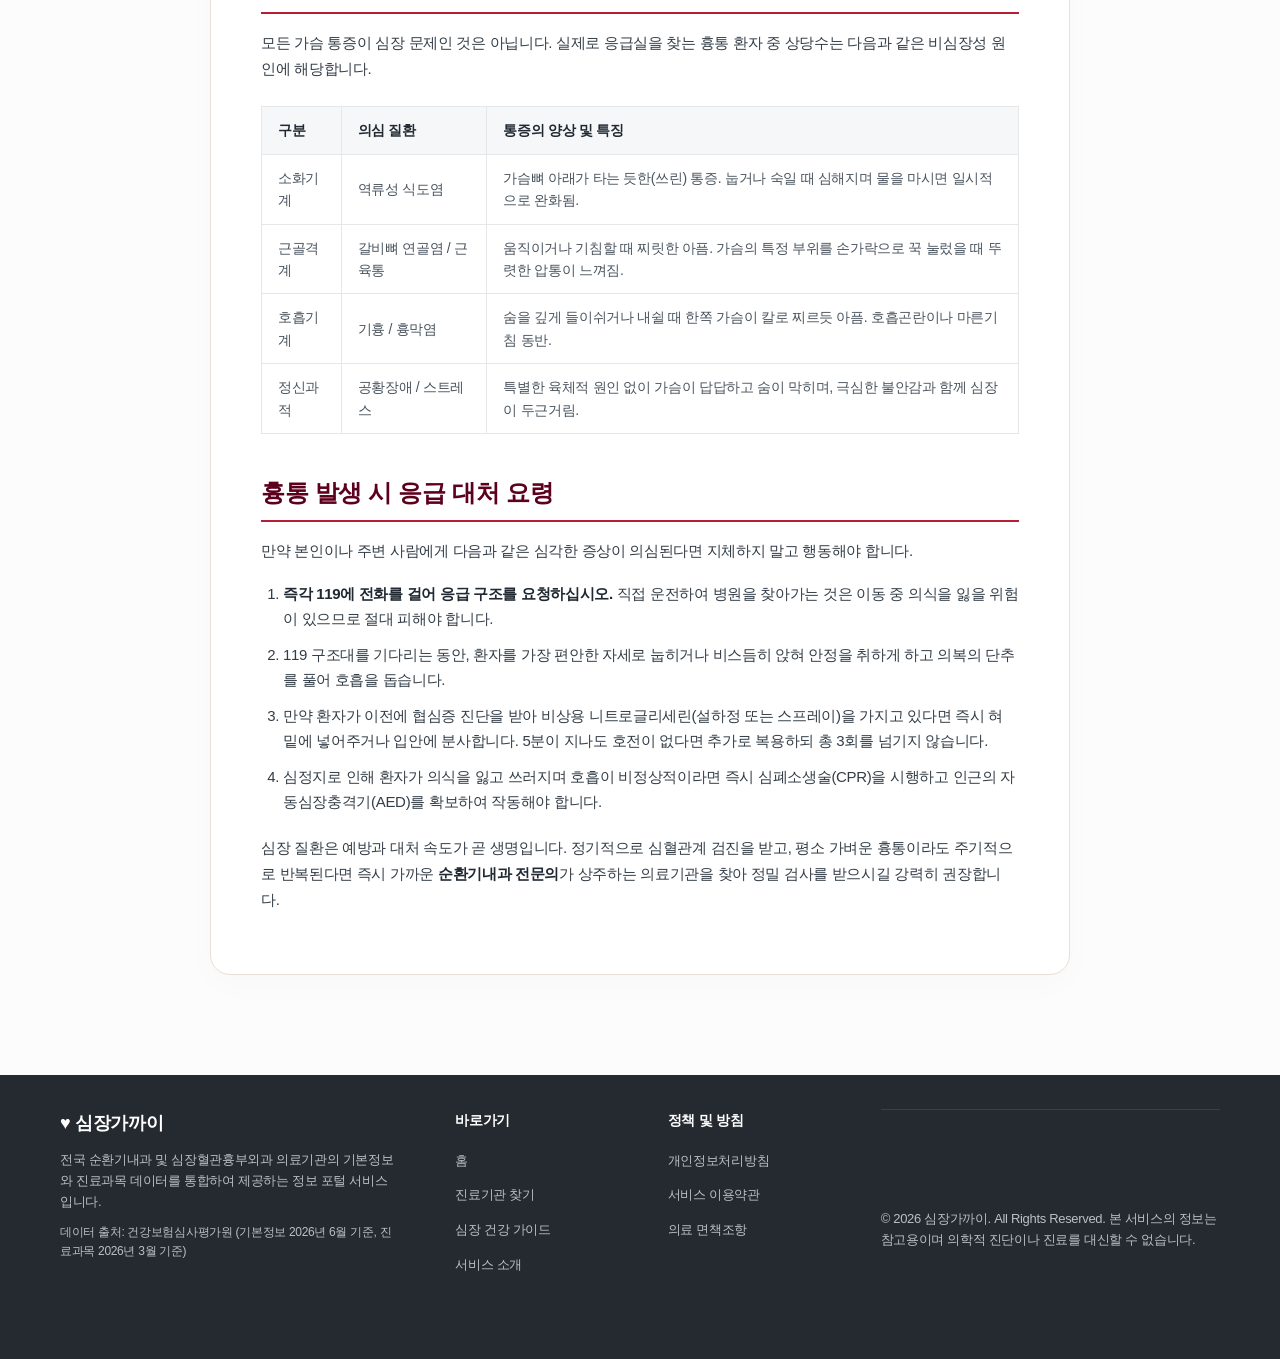
<file: guide-chestpain.html>
<!doctype html>
<html lang="ko">
<head>
  <meta charset="utf-8">
  <meta name="viewport" content="width=device-width,initial-scale=1">
  <meta name="description" content="갑작스러운 가슴 통증(흉통)의 주요 원인 심장 질환과 위급 상황 시 119 대처 요령">
  <meta name="google-adsense-account" content="ca-pub-8777128879154634">
  <title>흉통(가슴통증) 발생 시 의심 질환과 대처법 | 심장가까이</title>
  <link rel="stylesheet" href="style.css">
  <script async src="https://pagead2.googlesyndication.com/pagead/js/adsbygoogle.js?client=ca-pub-8777128879154634" crossorigin="anonymous"></script>
</head>
<body>
  <header class="subpage-header">
    <div class="topbar">
      <div class="shell header-container">
        <a href="index.html" class="brand">
          <span>♥</span>
          <div><b>심장가까이</b><small>전국 심장 진료기관 안내</small></div>
        </a>
        <nav class="nav-links">
          <a href="index.html">홈</a>
          <a href="index.html#finder">진료기관 찾기</a>
          <a href="index.html#magazine">심장 건강 가이드</a>
          <a href="about.html">서비스 소개</a>
        </nav>
      </div>
    </div>
    <div class="shell subpage-title-area">
      <h1>흉통(가슴통증) 발생 시 의심 질환과 대처법</h1>
      <p>가슴이 조이거나 콕콕 찌르는 증상, 어떤 신호일까요? 원인 질환과 응급 대처법을 정리해 드립니다.</p>
    </div>
  </header>

  <main class="subpage-body">
    <div class="shell">
      <a href="index.html#magazine" class="btn-back">&larr; 가이드 목록으로 돌아가기</a>
      <article class="content-box">
        <h2>가슴 통증, 절대 가볍게 넘겨서는 안 되는 이유</h2>
        <p>
          가슴 부위의 뻐근함, 조이는 듯한 통증, 찌릿찌릿한 느낌 등 다양한 형태로 나타나는 <strong>흉통(Chest Pain)</strong>은 신체에서 보낼 수 있는 가장 중대한 경고 신호 중 하나입니다. 가슴 안쪽에는 인체에 산소와 혈액을 공급하는 핵심 장기인 심장과 폐, 큰 혈관들이 밀집해 있기 때문입니다.
        </p>
        <p>
          일시적인 근육통이나 소화기계의 문제일 수도 있지만, 급성 심근경색이나 대동맥 박리처럼 발생 즉시 <strong>골든타임(Golden Time)</strong> 내에 응급 치료를 받지 않으면 급사에 이를 수 있는 치명적인 심혈관 질환의 전조증상일 확률이 있습니다. 따라서 흉통의 양상을 정확히 구분하고, 대처 요령을 미리 익혀두는 것은 생명을 지키는 첫걸음입니다.
        </p>

        <h2>흉통을 일으키는 주요 심장 질환</h2>
        <p>심장 문제로 발생하는 가슴 통증은 대개 심장 근육에 피가 부족해지거나(허혈), 심장막 등에 염증이 생겼을 때 나타납니다.</p>

        <h3>1. 협심증 (Angina Pectoris)</h3>
        <p>
          심장 근육에 산소를 공급하는 관상동맥이 동맥경화 등으로 좁아져 발생합니다. 평소에는 괜찮다가 운동을 하거나, 무거운 물건을 들 때, 계단을 오를 때처럼 심장이 일을 많이 해야 할 때 주로 나타납니다.
        </p>
        <ul>
          <li><strong>주요 증상:</strong> "가슴을 쥐어짜는 듯하다", "뻐근하고 묵직한 돌덩이를 얹어놓은 것 같다"고 표현하는 통증이 가슴 중앙이나 왼쪽에서 느껴집니다.</li>
          <li><strong>지속 시간:</strong> 보통 2분에서 15분 이내이며, 안정을 취하거나 혀 밑에 넣는 질산염(니트로글리세린) 제제를 복용하면 가라앉습니다.</li>
        </ul>

        <h3>2. 급성 심근경색증 (Myocardial Infarction)</h3>
        <p>
          좁아져 있던 관상동맥에 혈전(피떡)이 생겨 혈관이 완전히 막히는 질환입니다. 심장 근육의 일부가 혈액 공급을 받지 못해 괴사하기 시작하므로 신속하게 혈관을 넓혀주는 시술을 하지 않으면 생명이 위험합니다.
        </p>
        <ul>
          <li><strong>주요 증상:</strong> 협심증보다 훨씬 극심한 조임과 압박감이 느껴집니다. 통증이 목, 턱, 왼쪽 팔, 또는 어깨로 퍼지는 <strong>방사통</strong>이 동반되며, 식은땀, 안면창백, 호흡곤란, 메스꺼움이 함께 나타납니다.</li>
          <li><strong>지속 시간:</strong> 안정을 취해도 통증이 전혀 줄어들지 않고 30분 이상 오래 지속됩니다.</li>
        </ul>

        <h3>3. 대동맥 박리 (Aortic Dissection)</h3>
        <p>
          심장에서 온몸으로 나가는 가장 굵은 혈관인 대동맥의 안쪽 벽이 찢어지는 초응급 질환입니다. 고혈압 환자에게서 호발합니다.
        </p>
        <ul>
          <li><strong>주요 증상:</strong> 통증이 시작되는 순간부터 가슴이나 등, 날개뼈 사이가 찢어지는 듯한 극심한 칼로 베는 느낌의 통증이 느껴집니다. 통증이 찢어지는 경로를 따라 가슴에서 점차 배나 다리 쪽으로 내려가기도 합니다.</li>
        </ul>

        <h2>심장 외적인 원인 질환들</h2>
        <p>모든 가슴 통증이 심장 문제인 것은 아닙니다. 실제로 응급실을 찾는 흉통 환자 중 상당수는 다음과 같은 비심장성 원인에 해당합니다.</p>
        <table>
          <thead>
            <tr>
              <th>구분</th>
              <th>의심 질환</th>
              <th>통증의 양상 및 특징</th>
            </tr>
          </thead>
          <tbody>
            <tr>
              <td>소화기계</td>
              <td>역류성 식도염</td>
              <td>가슴뼈 아래가 타는 듯한(쓰린) 통증. 눕거나 숙일 때 심해지며 물을 마시면 일시적으로 완화됨.</td>
            </tr>
            <tr>
              <td>근골격계</td>
              <td>갈비뼈 연골염 / 근육통</td>
              <td>움직이거나 기침할 때 찌릿한 아픔. 가슴의 특정 부위를 손가락으로 꾹 눌렀을 때 뚜렷한 압통이 느껴짐.</td>
            </tr>
            <tr>
              <td>호흡기계</td>
              <td>기흉 / 흉막염</td>
              <td>숨을 깊게 들이쉬거나 내쉴 때 한쪽 가슴이 칼로 찌르듯 아픔. 호흡곤란이나 마른기침 동반.</td>
            </tr>
            <tr>
              <td>정신과적</td>
              <td>공황장애 / 스트레스</td>
              <td>특별한 육체적 원인 없이 가슴이 답답하고 숨이 막히며, 극심한 불안감과 함께 심장이 두근거림.</td>
            </tr>
          </tbody>
        </table>

        <h2>흉통 발생 시 응급 대처 요령</h2>
        <p>
          만약 본인이나 주변 사람에게 다음과 같은 심각한 증상이 의심된다면 지체하지 말고 행동해야 합니다.
        </p>
        <ol>
          <li><strong>즉각 119에 전화를 걸어 응급 구조를 요청하십시오.</strong> 직접 운전하여 병원을 찾아가는 것은 이동 중 의식을 잃을 위험이 있으므로 절대 피해야 합니다.</li>
          <li>119 구조대를 기다리는 동안, 환자를 가장 편안한 자세로 눕히거나 비스듬히 앉혀 안정을 취하게 하고 의복의 단추를 풀어 호흡을 돕습니다.</li>
          <li>만약 환자가 이전에 협심증 진단을 받아 비상용 니트로글리세린(설하정 또는 스프레이)을 가지고 있다면 즉시 혀 밑에 넣어주거나 입안에 분사합니다. 5분이 지나도 호전이 없다면 추가로 복용하되 총 3회를 넘기지 않습니다.</li>
          <li>심정지로 인해 환자가 의식을 잃고 쓰러지며 호흡이 비정상적이라면 즉시 심폐소생술(CPR)을 시행하고 인근의 자동심장충격기(AED)를 확보하여 작동해야 합니다.</li>
        </ol>
        <p>
          심장 질환은 예방과 대처 속도가 곧 생명입니다. 정기적으로 심혈관계 검진을 받고, 평소 가벼운 흉통이라도 주기적으로 반복된다면 즉시 가까운 <strong>순환기내과 전문의</strong>가 상주하는 의료기관을 찾아 정밀 검사를 받으시길 강력히 권장합니다.
        </p>
      </article>
    </div>
  </main>

  <footer>
    <div class="shell">
      <div class="footer-grid">
        <div class="footer-info">
          <h4>♥ 심장가까이</h4>
          <p>전국 순환기내과 및 심장혈관흉부외과 의료기관의 기본정보와 진료과목 데이터를 통합하여 제공하는 정보 포털 서비스입니다.</p>
          <p style="margin-top: 10px; font-size: 12px; color: #bac0c5;">데이터 출처: 건강보험심사평가원 (기본정보 2026년 6월 기준, 진료과목 2026년 3월 기준)</p>
        </div>
        <div class="footer-links-col">
          <h5>바로가기</h5>
          <ul>
            <li><a href="index.html">홈</a></li>
            <li><a href="index.html#finder">진료기관 찾기</a></li>
            <li><a href="index.html#magazine">심장 건강 가이드</a></li>
            <li><a href="about.html">서비스 소개</a></li>
          </ul>
        </div>
        <div class="footer-links-col">
          <h5>정책 및 방침</h5>
          <ul>
            <li><a href="privacy.html">개인정보처리방침</a></li>
            <li><a href="terms.html">서비스 이용약관</a></li>
            <li><a href="disclaimer.html">의료 면책조항</a></li>
          </ul>
        </div>
      </div>
      <div class="footer-bottom">
        <p>&copy; 2026 심장가까이. All Rights Reserved. 본 서비스의 정보는 참고용이며 의학적 진단이나 진료를 대신할 수 없습니다.</p>
      </div>
    </div>
  </footer>
</body>
</html>
</file>
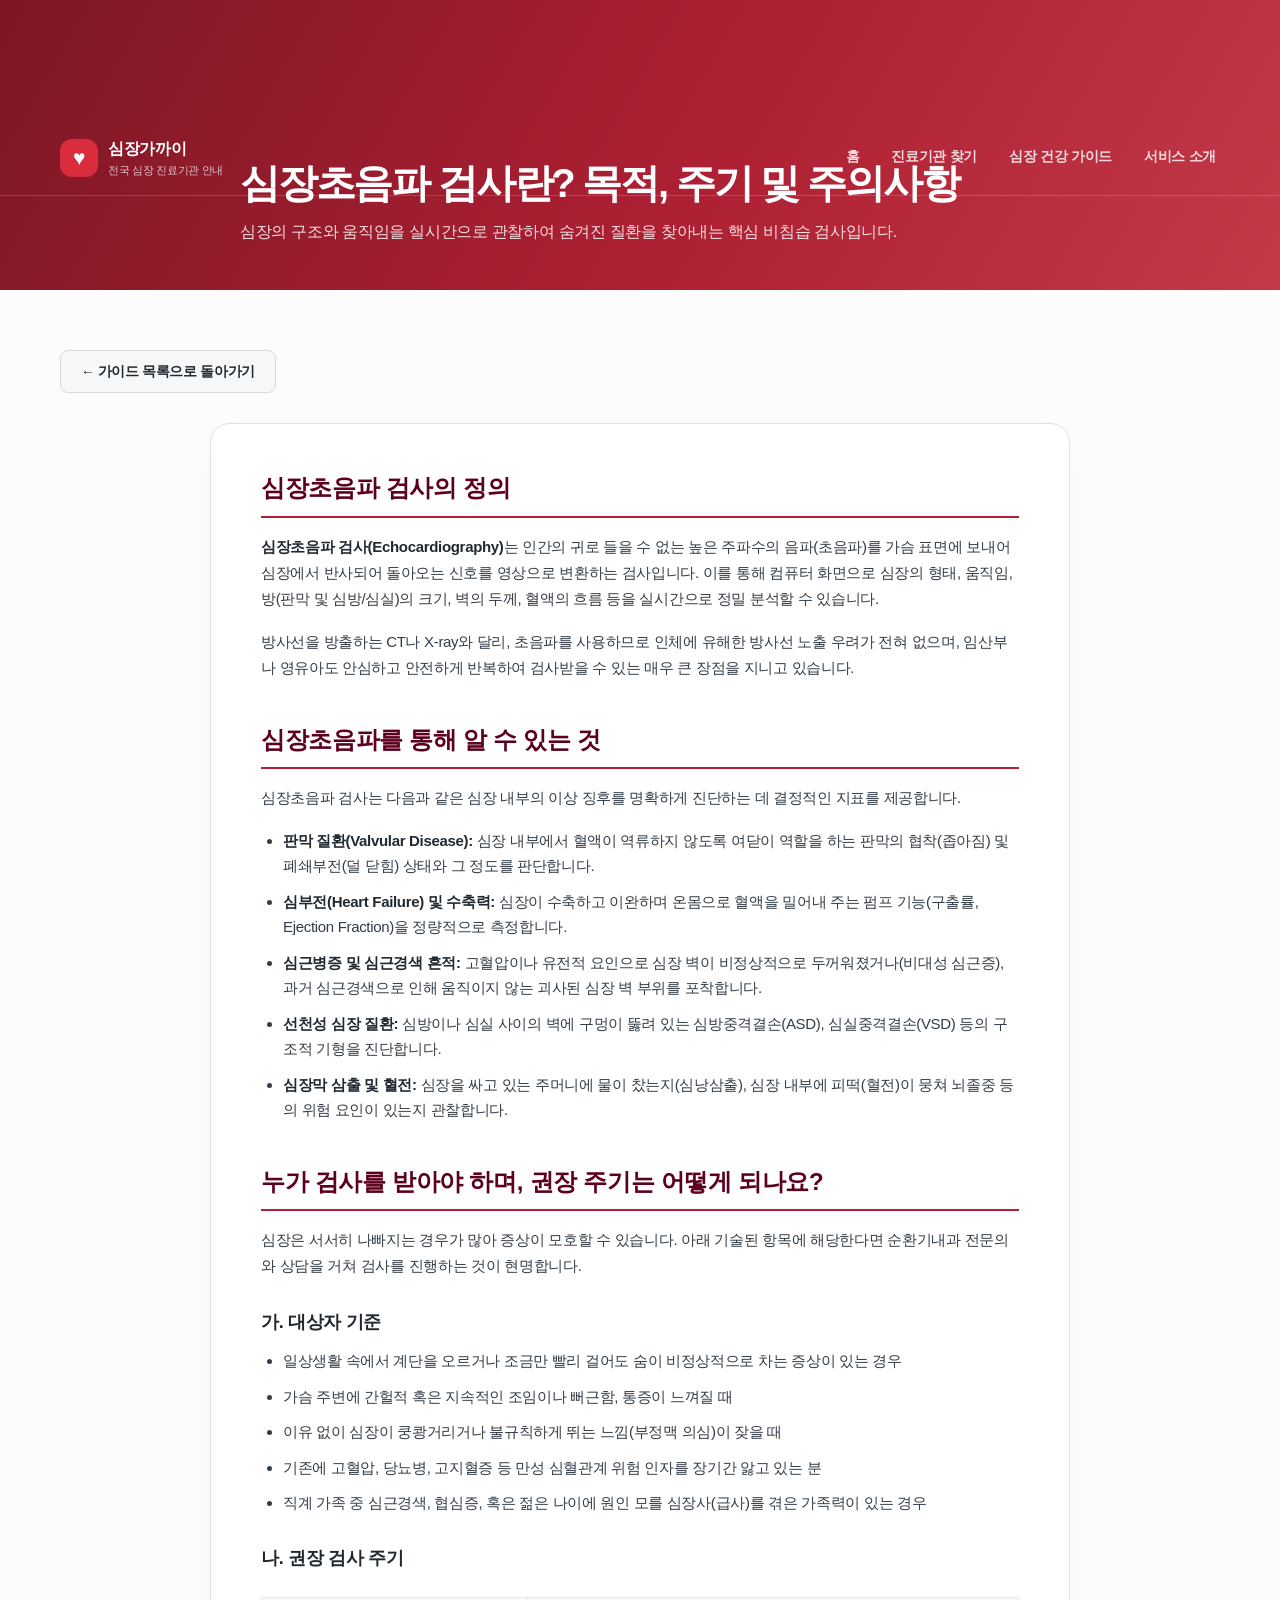
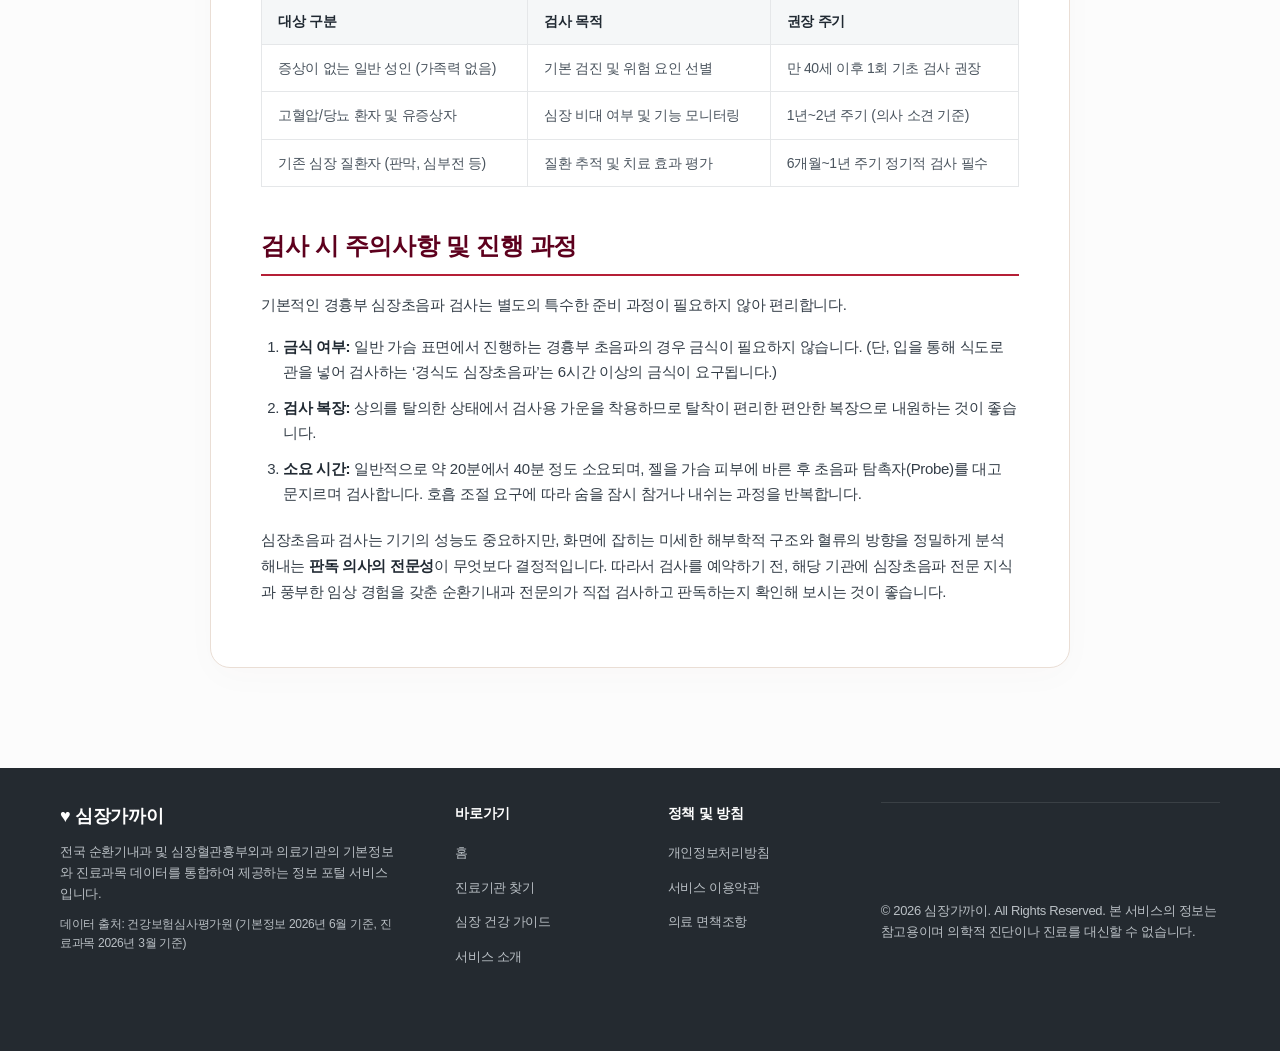
<file: guide-echo.html>
<!doctype html>
<html lang="ko">
<head>
  <meta charset="utf-8">
  <meta name="viewport" content="width=device-width,initial-scale=1">
  <meta name="description" content="심장의 구조와 판막, 기능을 안전하게 실시간 검사하는 심장초음파 검사 정보 가이드">
  <meta name="google-adsense-account" content="ca-pub-8777128879154634">
  <title>심장초음파 검사란? 목적, 주기 및 주의사항 | 심장가까이</title>
  <link rel="stylesheet" href="style.css">
  <script async src="https://pagead2.googlesyndication.com/pagead/js/adsbygoogle.js?client=ca-pub-8777128879154634" crossorigin="anonymous"></script>
</head>
<body>
  <header class="subpage-header">
    <div class="topbar">
      <div class="shell header-container">
        <a href="index.html" class="brand">
          <span>♥</span>
          <div><b>심장가까이</b><small>전국 심장 진료기관 안내</small></div>
        </a>
        <nav class="nav-links">
          <a href="index.html">홈</a>
          <a href="index.html#finder">진료기관 찾기</a>
          <a href="index.html#magazine">심장 건강 가이드</a>
          <a href="about.html">서비스 소개</a>
        </nav>
      </div>
    </div>
    <div class="shell subpage-title-area">
      <h1>심장초음파 검사란? 목적, 주기 및 주의사항</h1>
      <p>심장의 구조와 움직임을 실시간으로 관찰하여 숨겨진 질환을 찾아내는 핵심 비침습 검사입니다.</p>
    </div>
  </header>

  <main class="subpage-body">
    <div class="shell">
      <a href="index.html#magazine" class="btn-back">&larr; 가이드 목록으로 돌아가기</a>
      <article class="content-box">
        <h2>심장초음파 검사의 정의</h2>
        <p>
          <strong>심장초음파 검사(Echocardiography)</strong>는 인간의 귀로 들을 수 없는 높은 주파수의 음파(초음파)를 가슴 표면에 보내어 심장에서 반사되어 돌아오는 신호를 영상으로 변환하는 검사입니다. 이를 통해 컴퓨터 화면으로 심장의 형태, 움직임, 방(판막 및 심방/심실)의 크기, 벽의 두께, 혈액의 흐름 등을 실시간으로 정밀 분석할 수 있습니다.
        </p>
        <p>
          방사선을 방출하는 CT나 X-ray와 달리, 초음파를 사용하므로 인체에 유해한 방사선 노출 우려가 전혀 없으며, 임산부나 영유아도 안심하고 안전하게 반복하여 검사받을 수 있는 매우 큰 장점을 지니고 있습니다.
        </p>

        <h2>심장초음파를 통해 알 수 있는 것</h2>
        <p>심장초음파 검사는 다음과 같은 심장 내부의 이상 징후를 명확하게 진단하는 데 결정적인 지표를 제공합니다.</p>
        <ul>
          <li><strong>판막 질환(Valvular Disease):</strong> 심장 내부에서 혈액이 역류하지 않도록 여닫이 역할을 하는 판막의 협착(좁아짐) 및 폐쇄부전(덜 닫힘) 상태와 그 정도를 판단합니다.</li>
          <li><strong>심부전(Heart Failure) 및 수축력:</strong> 심장이 수축하고 이완하며 온몸으로 혈액을 밀어내 주는 펌프 기능(구출률, Ejection Fraction)을 정량적으로 측정합니다.</li>
          <li><strong>심근병증 및 심근경색 흔적:</strong> 고혈압이나 유전적 요인으로 심장 벽이 비정상적으로 두꺼워졌거나(비대성 심근증), 과거 심근경색으로 인해 움직이지 않는 괴사된 심장 벽 부위를 포착합니다.</li>
          <li><strong>선천성 심장 질환:</strong> 심방이나 심실 사이의 벽에 구멍이 뚫려 있는 심방중격결손(ASD), 심실중격결손(VSD) 등의 구조적 기형을 진단합니다.</li>
          <li><strong>심장막 삼출 및 혈전:</strong> 심장을 싸고 있는 주머니에 물이 찼는지(심낭삼출), 심장 내부에 피떡(혈전)이 뭉쳐 뇌졸중 등의 위험 요인이 있는지 관찰합니다.</li>
        </ul>

        <h2>누가 검사를 받아야 하며, 권장 주기는 어떻게 되나요?</h2>
        <p>심장은 서서히 나빠지는 경우가 많아 증상이 모호할 수 있습니다. 아래 기술된 항목에 해당한다면 순환기내과 전문의와 상담을 거쳐 검사를 진행하는 것이 현명합니다.</p>
        
        <h3>가. 대상자 기준</h3>
        <ul>
          <li>일상생활 속에서 계단을 오르거나 조금만 빨리 걸어도 숨이 비정상적으로 차는 증상이 있는 경우</li>
          <li>가슴 주변에 간헐적 혹은 지속적인 조임이나 뻐근함, 통증이 느껴질 때</li>
          <li>이유 없이 심장이 쿵쾅거리거나 불규칙하게 뛰는 느낌(부정맥 의심)이 잦을 때</li>
          <li>기존에 고혈압, 당뇨병, 고지혈증 등 만성 심혈관계 위험 인자를 장기간 앓고 있는 분</li>
          <li>직계 가족 중 심근경색, 협심증, 혹은 젊은 나이에 원인 모를 심장사(급사)를 겪은 가족력이 있는 경우</li>
        </ul>

        <h3>나. 권장 검사 주기</h3>
        <table>
          <thead>
            <tr>
              <th>대상 구분</th>
              <th>검사 목적</th>
              <th>권장 주기</th>
            </tr>
          </thead>
          <tbody>
            <tr>
              <td>증상이 없는 일반 성인 (가족력 없음)</td>
              <td>기본 검진 및 위험 요인 선별</td>
              <td>만 40세 이후 1회 기초 검사 권장</td>
            </tr>
            <tr>
              <td>고혈압/당뇨 환자 및 유증상자</td>
              <td>심장 비대 여부 및 기능 모니터링</td>
              <td>1년~2년 주기 (의사 소견 기준)</td>
            </tr>
            <tr>
              <td>기존 심장 질환자 (판막, 심부전 등)</td>
              <td>질환 추적 및 치료 효과 평가</td>
              <td>6개월~1년 주기 정기적 검사 필수</td>
            </tr>
          </tbody>
        </table>

        <h2>검사 시 주의사항 및 진행 과정</h2>
        <p>기본적인 경흉부 심장초음파 검사는 별도의 특수한 준비 과정이 필요하지 않아 편리합니다.</p>
        <ol>
          <li><strong>금식 여부:</strong> 일반 가슴 표면에서 진행하는 경흉부 초음파의 경우 금식이 필요하지 않습니다. (단, 입을 통해 식도로 관을 넣어 검사하는 ‘경식도 심장초음파’는 6시간 이상의 금식이 요구됩니다.)</li>
          <li><strong>검사 복장:</strong> 상의를 탈의한 상태에서 검사용 가운을 착용하므로 탈착이 편리한 편안한 복장으로 내원하는 것이 좋습니다.</li>
          <li><strong>소요 시간:</strong> 일반적으로 약 20분에서 40분 정도 소요되며, 젤을 가슴 피부에 바른 후 초음파 탐촉자(Probe)를 대고 문지르며 검사합니다. 호흡 조절 요구에 따라 숨을 잠시 참거나 내쉬는 과정을 반복합니다.</li>
        </ol>
        <p>
          심장초음파 검사는 기기의 성능도 중요하지만, 화면에 잡히는 미세한 해부학적 구조와 혈류의 방향을 정밀하게 분석해내는 <strong>판독 의사의 전문성</strong>이 무엇보다 결정적입니다. 따라서 검사를 예약하기 전, 해당 기관에 심장초음파 전문 지식과 풍부한 임상 경험을 갖춘 순환기내과 전문의가 직접 검사하고 판독하는지 확인해 보시는 것이 좋습니다.
        </p>
      </article>
    </div>
  </main>

  <footer>
    <div class="shell">
      <div class="footer-grid">
        <div class="footer-info">
          <h4>♥ 심장가까이</h4>
          <p>전국 순환기내과 및 심장혈관흉부외과 의료기관의 기본정보와 진료과목 데이터를 통합하여 제공하는 정보 포털 서비스입니다.</p>
          <p style="margin-top: 10px; font-size: 12px; color: #bac0c5;">데이터 출처: 건강보험심사평가원 (기본정보 2026년 6월 기준, 진료과목 2026년 3월 기준)</p>
        </div>
        <div class="footer-links-col">
          <h5>바로가기</h5>
          <ul>
            <li><a href="index.html">홈</a></li>
            <li><a href="index.html#finder">진료기관 찾기</a></li>
            <li><a href="index.html#magazine">심장 건강 가이드</a></li>
            <li><a href="about.html">서비스 소개</a></li>
          </ul>
        </div>
        <div class="footer-links-col">
          <h5>정책 및 방침</h5>
          <ul>
            <li><a href="privacy.html">개인정보처리방침</a></li>
            <li><a href="terms.html">서비스 이용약관</a></li>
            <li><a href="disclaimer.html">의료 면책조항</a></li>
          </ul>
        </div>
      </div>
      <div class="footer-bottom">
        <p>&copy; 2026 심장가까이. All Rights Reserved. 본 서비스의 정보는 참고용이며 의학적 진단이나 진료를 대신할 수 없습니다.</p>
      </div>
    </div>
  </footer>
</body>
</html>
</file>
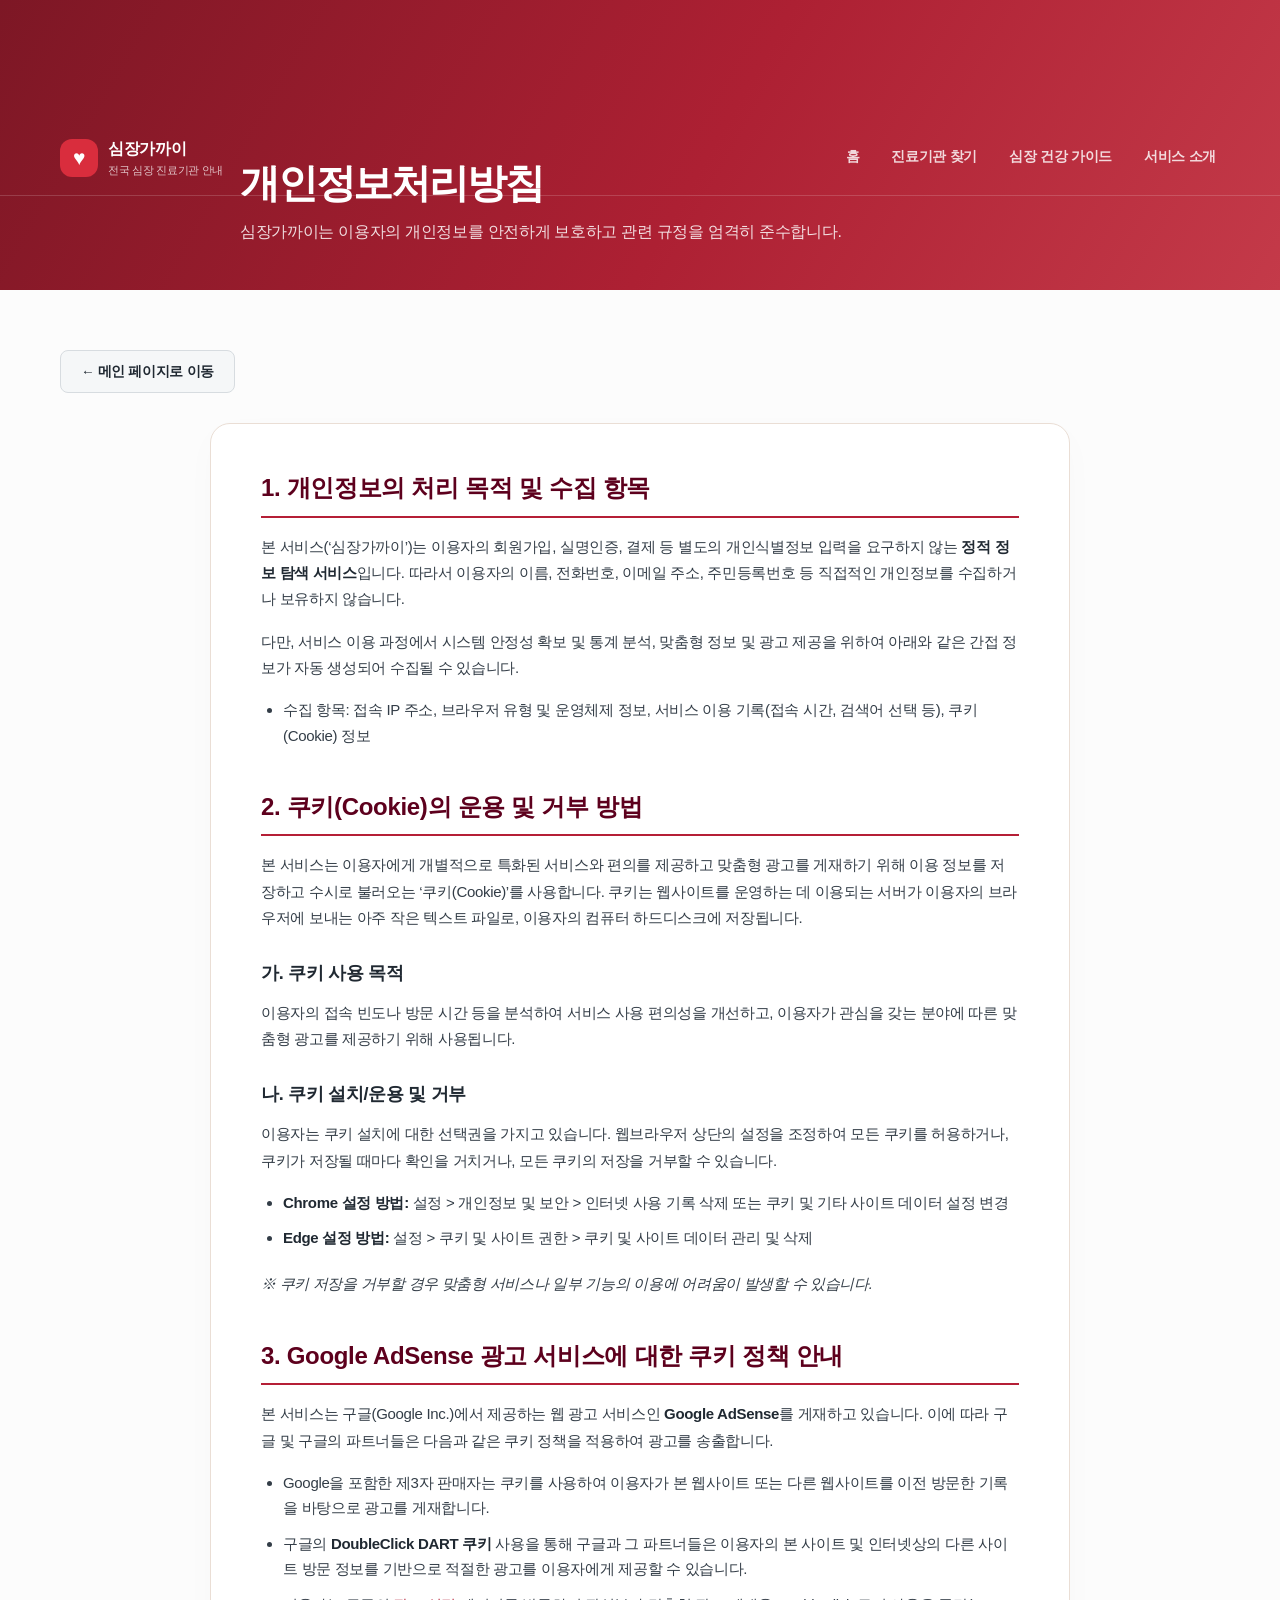
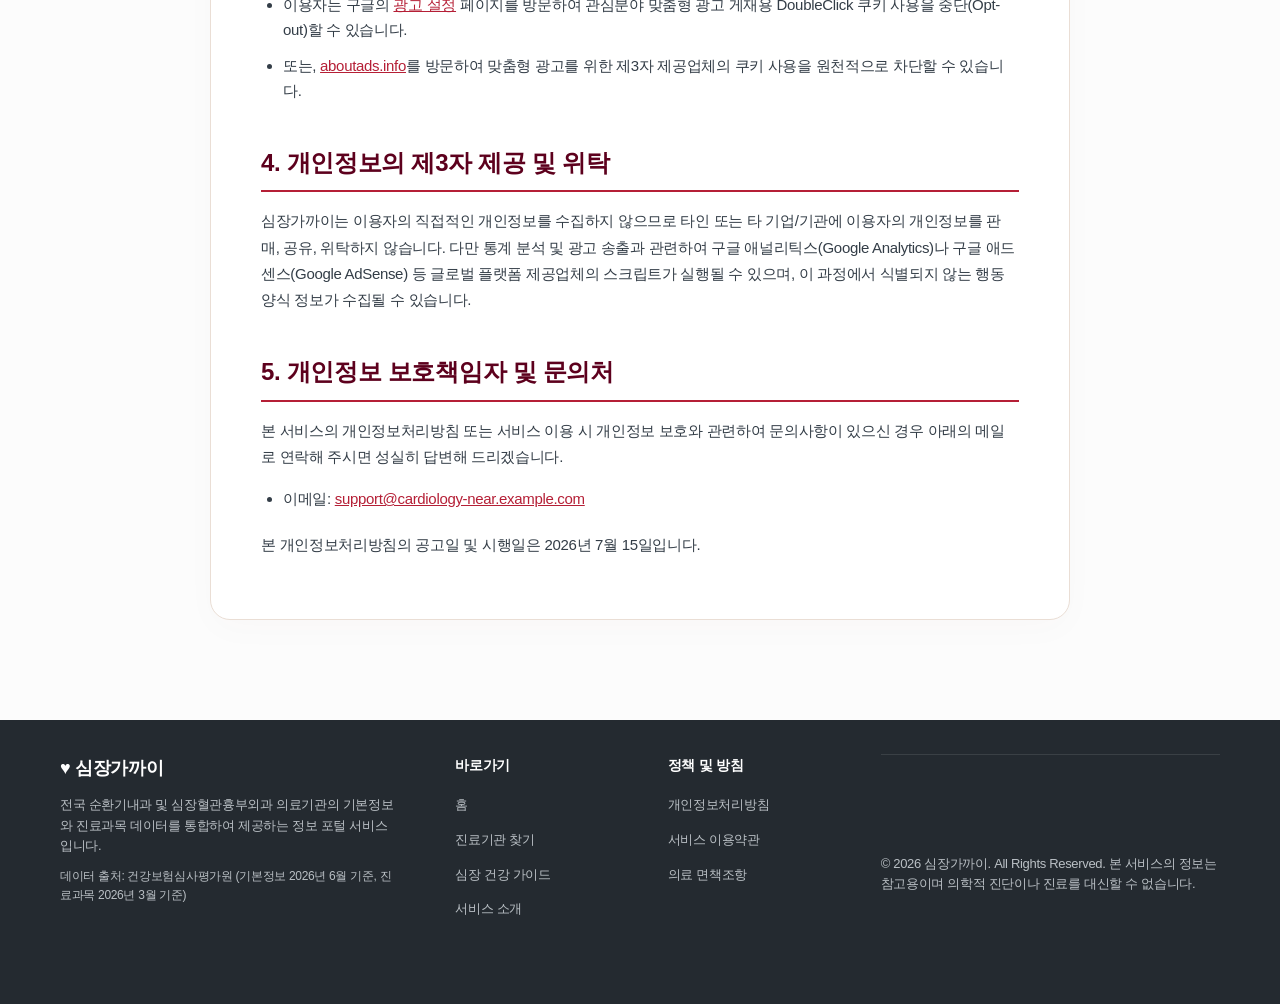
<file: privacy.html>
<!doctype html>
<html lang="ko">
<head>
  <meta charset="utf-8">
  <meta name="viewport" content="width=device-width,initial-scale=1">
  <meta name="description" content="심장가까이 서비스의 개인정보처리방침 안내">
  <meta name="google-adsense-account" content="ca-pub-8777128879154634">
  <title>개인정보처리방침 | 심장가까이</title>
  <link rel="stylesheet" href="style.css">
  <script async src="https://pagead2.googlesyndication.com/pagead/js/adsbygoogle.js?client=ca-pub-8777128879154634" crossorigin="anonymous"></script>
</head>
<body>
  <header class="subpage-header">
    <div class="topbar">
      <div class="shell header-container">
        <a href="index.html" class="brand">
          <span>♥</span>
          <div><b>심장가까이</b><small>전국 심장 진료기관 안내</small></div>
        </a>
        <nav class="nav-links">
          <a href="index.html">홈</a>
          <a href="index.html#finder">진료기관 찾기</a>
          <a href="index.html#magazine">심장 건강 가이드</a>
          <a href="about.html">서비스 소개</a>
        </nav>
      </div>
    </div>
    <div class="shell subpage-title-area">
      <h1>개인정보처리방침</h1>
      <p>심장가까이는 이용자의 개인정보를 안전하게 보호하고 관련 규정을 엄격히 준수합니다.</p>
    </div>
  </header>

  <main class="subpage-body">
    <div class="shell">
      <a href="index.html" class="btn-back">&larr; 메인 페이지로 이동</a>
      <article class="content-box">
        <h2>1. 개인정보의 처리 목적 및 수집 항목</h2>
        <p>
          본 서비스(‘심장가까이’)는 이용자의 회원가입, 실명인증, 결제 등 별도의 개인식별정보 입력을 요구하지 않는 <strong>정적 정보 탐색 서비스</strong>입니다. 따라서 이용자의 이름, 전화번호, 이메일 주소, 주민등록번호 등 직접적인 개인정보를 수집하거나 보유하지 않습니다.
        </p>
        <p>
          다만, 서비스 이용 과정에서 시스템 안정성 확보 및 통계 분석, 맞춤형 정보 및 광고 제공을 위하여 아래와 같은 간접 정보가 자동 생성되어 수집될 수 있습니다.
        </p>
        <ul>
          <li>수집 항목: 접속 IP 주소, 브라우저 유형 및 운영체제 정보, 서비스 이용 기록(접속 시간, 검색어 선택 등), 쿠키(Cookie) 정보</li>
        </ul>

        <h2>2. 쿠키(Cookie)의 운용 및 거부 방법</h2>
        <p>
          본 서비스는 이용자에게 개별적으로 특화된 서비스와 편의를 제공하고 맞춤형 광고를 게재하기 위해 이용 정보를 저장하고 수시로 불러오는 ‘쿠키(Cookie)’를 사용합니다. 쿠키는 웹사이트를 운영하는 데 이용되는 서버가 이용자의 브라우저에 보내는 아주 작은 텍스트 파일로, 이용자의 컴퓨터 하드디스크에 저장됩니다.
        </p>
        <h3>가. 쿠키 사용 목적</h3>
        <p>
          이용자의 접속 빈도나 방문 시간 등을 분석하여 서비스 사용 편의성을 개선하고, 이용자가 관심을 갖는 분야에 따른 맞춤형 광고를 제공하기 위해 사용됩니다.
        </p>
        <h3>나. 쿠키 설치/운용 및 거부</h3>
        <p>
          이용자는 쿠키 설치에 대한 선택권을 가지고 있습니다. 웹브라우저 상단의 설정을 조정하여 모든 쿠키를 허용하거나, 쿠키가 저장될 때마다 확인을 거치거나, 모든 쿠키의 저장을 거부할 수 있습니다.
        </p>
        <ul>
          <li><strong>Chrome 설정 방법:</strong> 설정 &gt; 개인정보 및 보안 &gt; 인터넷 사용 기록 삭제 또는 쿠키 및 기타 사이트 데이터 설정 변경</li>
          <li><strong>Edge 설정 방법:</strong> 설정 &gt; 쿠키 및 사이트 권한 &gt; 쿠키 및 사이트 데이터 관리 및 삭제</li>
        </ul>
        <p>
          <em>※ 쿠키 저장을 거부할 경우 맞춤형 서비스나 일부 기능의 이용에 어려움이 발생할 수 있습니다.</em>
        </p>

        <h2>3. Google AdSense 광고 서비스에 대한 쿠키 정책 안내</h2>
        <p>
          본 서비스는 구글(Google Inc.)에서 제공하는 웹 광고 서비스인 <strong>Google AdSense</strong>를 게재하고 있습니다. 이에 따라 구글 및 구글의 파트너들은 다음과 같은 쿠키 정책을 적용하여 광고를 송출합니다.
        </p>
        <ul>
          <li>Google을 포함한 제3자 판매자는 쿠키를 사용하여 이용자가 본 웹사이트 또는 다른 웹사이트를 이전 방문한 기록을 바탕으로 광고를 게재합니다.</li>
          <li>구글의 <strong>DoubleClick DART 쿠키</strong> 사용을 통해 구글과 그 파트너들은 이용자의 본 사이트 및 인터넷상의 다른 사이트 방문 정보를 기반으로 적절한 광고를 이용자에게 제공할 수 있습니다.</li>
          <li>이용자는 구글의 <a href="https://adssettings.google.com" target="_blank" rel="noopener noreferrer" style="color:var(--red); text-decoration:underline;">광고 설정</a> 페이지를 방문하여 관심분야 맞춤형 광고 게재용 DoubleClick 쿠키 사용을 중단(Opt-out)할 수 있습니다.</li>
          <li>또는, <a href="https://optout.aboutads.info" target="_blank" rel="noopener noreferrer" style="color:var(--red); text-decoration:underline;">aboutads.info</a>를 방문하여 맞춤형 광고를 위한 제3자 제공업체의 쿠키 사용을 원천적으로 차단할 수 있습니다.</li>
        </ul>

        <h2>4. 개인정보의 제3자 제공 및 위탁</h2>
        <p>
          심장가까이는 이용자의 직접적인 개인정보를 수집하지 않으므로 타인 또는 타 기업/기관에 이용자의 개인정보를 판매, 공유, 위탁하지 않습니다. 다만 통계 분석 및 광고 송출과 관련하여 구글 애널리틱스(Google Analytics)나 구글 애드센스(Google AdSense) 등 글로벌 플랫폼 제공업체의 스크립트가 실행될 수 있으며, 이 과정에서 식별되지 않는 행동 양식 정보가 수집될 수 있습니다.
        </p>

        <h2>5. 개인정보 보호책임자 및 문의처</h2>
        <p>
          본 서비스의 개인정보처리방침 또는 서비스 이용 시 개인정보 보호와 관련하여 문의사항이 있으신 경우 아래의 메일로 연락해 주시면 성실히 답변해 드리겠습니다.
        </p>
        <ul>
          <li>이메일: <a href="mailto:support@cardiology-near.example.com" style="color:var(--red); text-decoration:underline;">support@cardiology-near.example.com</a></li>
        </ul>
        <p>
          본 개인정보처리방침의 공고일 및 시행일은 2026년 7월 15일입니다.
        </p>
      </article>
    </div>
  </main>

  <footer>
    <div class="shell">
      <div class="footer-grid">
        <div class="footer-info">
          <h4>♥ 심장가까이</h4>
          <p>전국 순환기내과 및 심장혈관흉부외과 의료기관의 기본정보와 진료과목 데이터를 통합하여 제공하는 정보 포털 서비스입니다.</p>
          <p style="margin-top: 10px; font-size: 12px; color: #bac0c5;">데이터 출처: 건강보험심사평가원 (기본정보 2026년 6월 기준, 진료과목 2026년 3월 기준)</p>
        </div>
        <div class="footer-links-col">
          <h5>바로가기</h5>
          <ul>
            <li><a href="index.html">홈</a></li>
            <li><a href="index.html#finder">진료기관 찾기</a></li>
            <li><a href="index.html#magazine">심장 건강 가이드</a></li>
            <li><a href="about.html">서비스 소개</a></li>
          </ul>
        </div>
        <div class="footer-links-col">
          <h5>정책 및 방침</h5>
          <ul>
            <li><a href="privacy.html">개인정보처리방침</a></li>
            <li><a href="terms.html">서비스 이용약관</a></li>
            <li><a href="disclaimer.html">의료 면책조항</a></li>
          </ul>
        </div>
      </div>
      <div class="footer-bottom">
        <p>&copy; 2026 심장가까이. All Rights Reserved. 본 서비스의 정보는 참고용이며 의학적 진단이나 진료를 대신할 수 없습니다.</p>
      </div>
    </div>
  </footer>
</body>
</html>
</file>
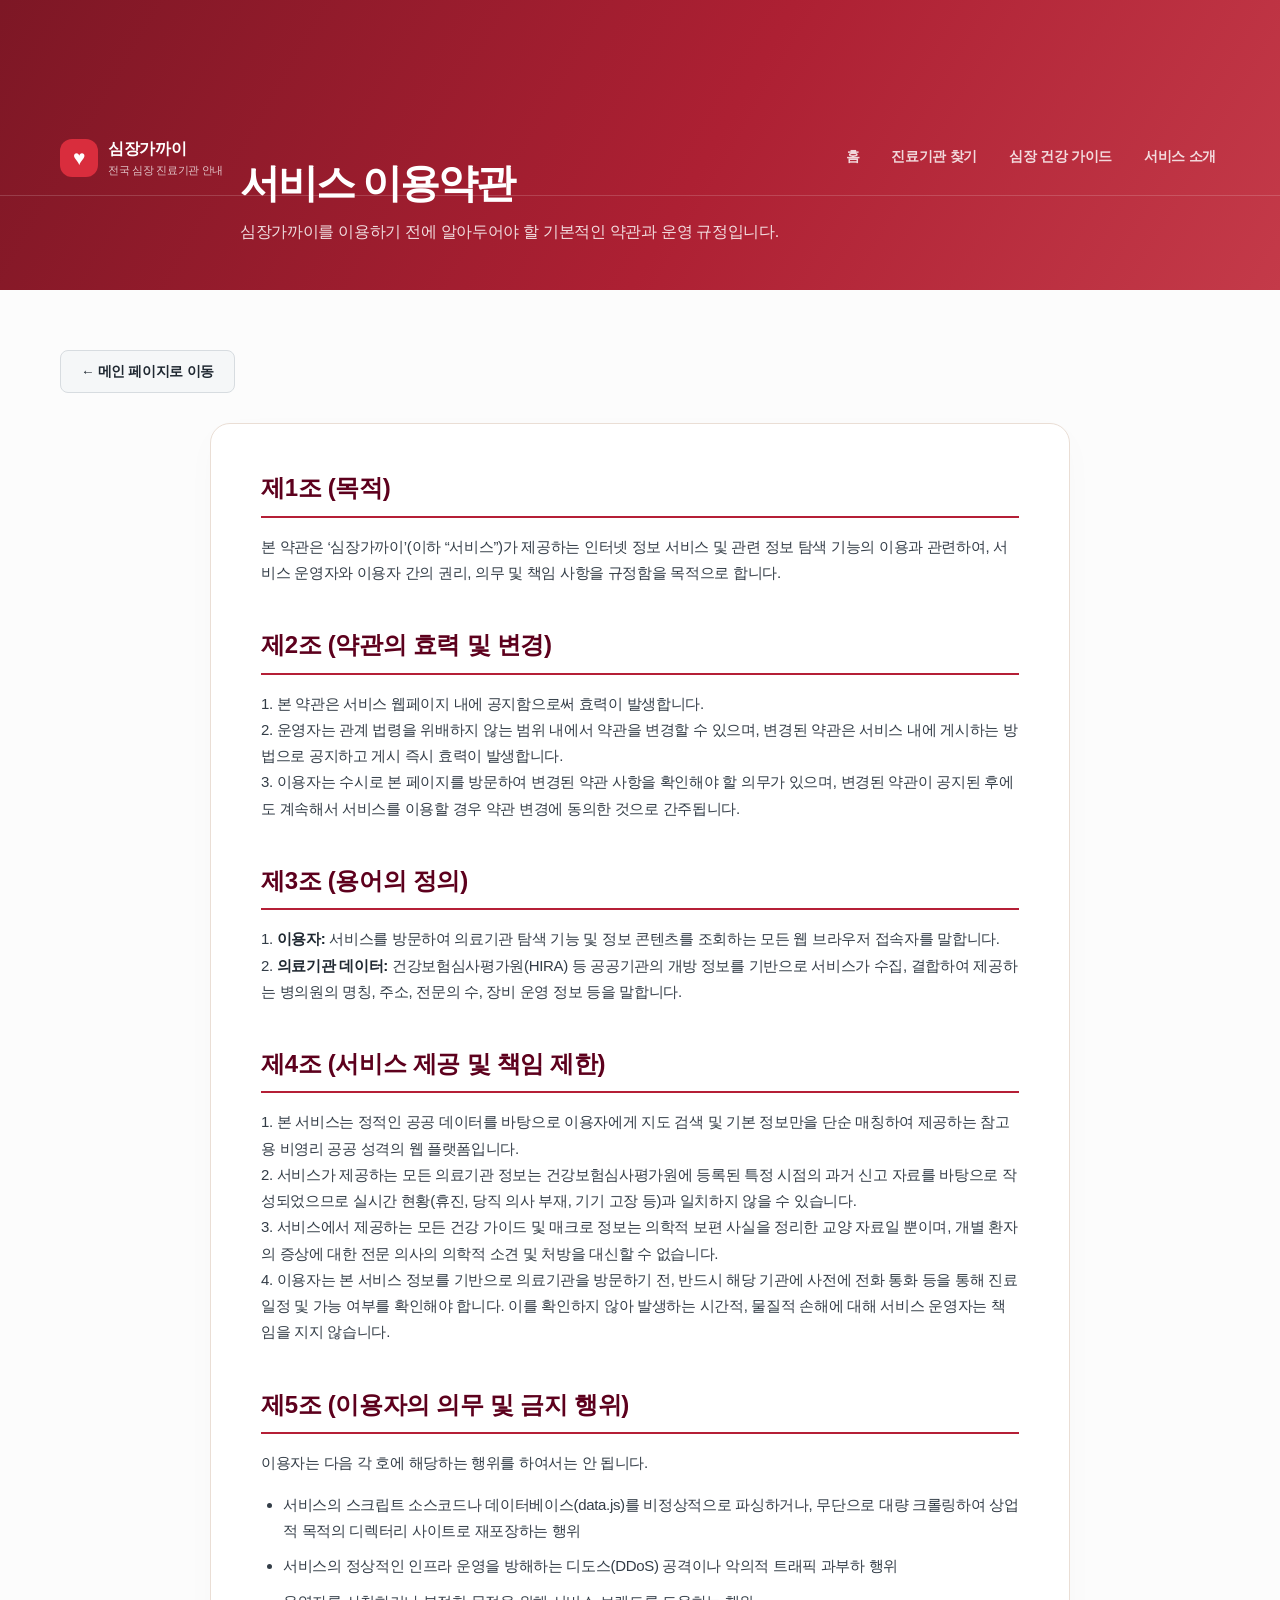
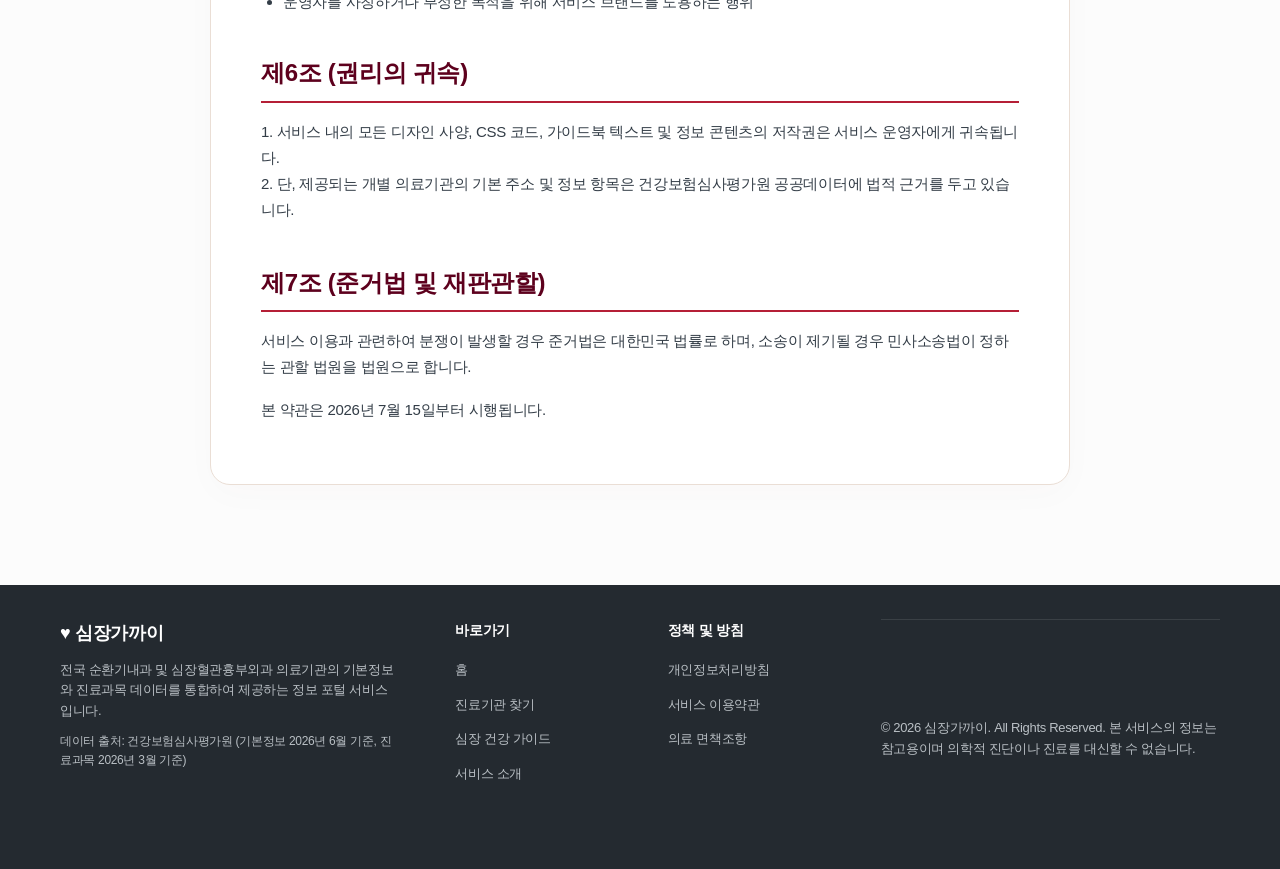
<file: terms.html>
<!doctype html>
<html lang="ko">
<head>
  <meta charset="utf-8">
  <meta name="viewport" content="width=device-width,initial-scale=1">
  <meta name="description" content="심장가까이 서비스의 이용약관 안내">
  <meta name="google-adsense-account" content="ca-pub-8777128879154634">
  <title>이용약관 | 심장가까이</title>
  <link rel="stylesheet" href="style.css">
  <script async src="https://pagead2.googlesyndication.com/pagead/js/adsbygoogle.js?client=ca-pub-8777128879154634" crossorigin="anonymous"></script>
</head>
<body>
  <header class="subpage-header">
    <div class="topbar">
      <div class="shell header-container">
        <a href="index.html" class="brand">
          <span>♥</span>
          <div><b>심장가까이</b><small>전국 심장 진료기관 안내</small></div>
        </a>
        <nav class="nav-links">
          <a href="index.html">홈</a>
          <a href="index.html#finder">진료기관 찾기</a>
          <a href="index.html#magazine">심장 건강 가이드</a>
          <a href="about.html">서비스 소개</a>
        </nav>
      </div>
    </div>
    <div class="shell subpage-title-area">
      <h1>서비스 이용약관</h1>
      <p>심장가까이를 이용하기 전에 알아두어야 할 기본적인 약관과 운영 규정입니다.</p>
    </div>
  </header>

  <main class="subpage-body">
    <div class="shell">
      <a href="index.html" class="btn-back">&larr; 메인 페이지로 이동</a>
      <article class="content-box">
        <h2>제1조 (목적)</h2>
        <p>
          본 약관은 ‘심장가까이’(이하 “서비스”)가 제공하는 인터넷 정보 서비스 및 관련 정보 탐색 기능의 이용과 관련하여, 서비스 운영자와 이용자 간의 권리, 의무 및 책임 사항을 규정함을 목적으로 합니다.
        </p>

        <h2>제2조 (약관의 효력 및 변경)</h2>
        <p>
          1. 본 약관은 서비스 웹페이지 내에 공지함으로써 효력이 발생합니다.<br>
          2. 운영자는 관계 법령을 위배하지 않는 범위 내에서 약관을 변경할 수 있으며, 변경된 약관은 서비스 내에 게시하는 방법으로 공지하고 게시 즉시 효력이 발생합니다.<br>
          3. 이용자는 수시로 본 페이지를 방문하여 변경된 약관 사항을 확인해야 할 의무가 있으며, 변경된 약관이 공지된 후에도 계속해서 서비스를 이용할 경우 약관 변경에 동의한 것으로 간주됩니다.
        </p>

        <h2>제3조 (용어의 정의)</h2>
        <p>
          1. <strong>이용자:</strong> 서비스를 방문하여 의료기관 탐색 기능 및 정보 콘텐츠를 조회하는 모든 웹 브라우저 접속자를 말합니다.<br>
          2. <strong>의료기관 데이터:</strong> 건강보험심사평가원(HIRA) 등 공공기관의 개방 정보를 기반으로 서비스가 수집, 결합하여 제공하는 병의원의 명칭, 주소, 전문의 수, 장비 운영 정보 등을 말합니다.
        </p>

        <h2>제4조 (서비스 제공 및 책임 제한)</h2>
        <p>
          1. 본 서비스는 정적인 공공 데이터를 바탕으로 이용자에게 지도 검색 및 기본 정보만을 단순 매칭하여 제공하는 참고용 비영리 공공 성격의 웹 플랫폼입니다.<br>
          2. 서비스가 제공하는 모든 의료기관 정보는 건강보험심사평가원에 등록된 특정 시점의 과거 신고 자료를 바탕으로 작성되었으므로 실시간 현황(휴진, 당직 의사 부재, 기기 고장 등)과 일치하지 않을 수 있습니다.<br>
          3. 서비스에서 제공하는 모든 건강 가이드 및 매크로 정보는 의학적 보편 사실을 정리한 교양 자료일 뿐이며, 개별 환자의 증상에 대한 전문 의사의 의학적 소견 및 처방을 대신할 수 없습니다.<br>
          4. 이용자는 본 서비스 정보를 기반으로 의료기관을 방문하기 전, 반드시 해당 기관에 사전에 전화 통화 등을 통해 진료 일정 및 가능 여부를 확인해야 합니다. 이를 확인하지 않아 발생하는 시간적, 물질적 손해에 대해 서비스 운영자는 책임을 지지 않습니다.
        </p>

        <h2>제5조 (이용자의 의무 및 금지 행위)</h2>
        <p>
          이용자는 다음 각 호에 해당하는 행위를 하여서는 안 됩니다.
        </p>
        <ul>
          <li>서비스의 스크립트 소스코드나 데이터베이스(data.js)를 비정상적으로 파싱하거나, 무단으로 대량 크롤링하여 상업적 목적의 디렉터리 사이트로 재포장하는 행위</li>
          <li>서비스의 정상적인 인프라 운영을 방해하는 디도스(DDoS) 공격이나 악의적 트래픽 과부하 행위</li>
          <li>운영자를 사칭하거나 부정한 목적을 위해 서비스 브랜드를 도용하는 행위</li>
        </ul>

        <h2>제6조 (권리의 귀속)</h2>
        <p>
          1. 서비스 내의 모든 디자인 사양, CSS 코드, 가이드북 텍스트 및 정보 콘텐츠의 저작권은 서비스 운영자에게 귀속됩니다.<br>
          2. 단, 제공되는 개별 의료기관의 기본 주소 및 정보 항목은 건강보험심사평가원 공공데이터에 법적 근거를 두고 있습니다.
        </p>

        <h2>제7조 (준거법 및 재판관할)</h2>
        <p>
          서비스 이용과 관련하여 분쟁이 발생할 경우 준거법은 대한민국 법률로 하며, 소송이 제기될 경우 민사소송법이 정하는 관할 법원을 법원으로 합니다.
        </p>
        <p>
          본 약관은 2026년 7월 15일부터 시행됩니다.
        </p>
      </article>
    </div>
  </main>

  <footer>
    <div class="shell">
      <div class="footer-grid">
        <div class="footer-info">
          <h4>♥ 심장가까이</h4>
          <p>전국 순환기내과 및 심장혈관흉부외과 의료기관의 기본정보와 진료과목 데이터를 통합하여 제공하는 정보 포털 서비스입니다.</p>
          <p style="margin-top: 10px; font-size: 12px; color: #bac0c5;">데이터 출처: 건강보험심사평가원 (기본정보 2026년 6월 기준, 진료과목 2026년 3월 기준)</p>
        </div>
        <div class="footer-links-col">
          <h5>바로가기</h5>
          <ul>
            <li><a href="index.html">홈</a></li>
            <li><a href="index.html#finder">진료기관 찾기</a></li>
            <li><a href="index.html#magazine">심장 건강 가이드</a></li>
            <li><a href="about.html">서비스 소개</a></li>
          </ul>
        </div>
        <div class="footer-links-col">
          <h5>정책 및 방침</h5>
          <ul>
            <li><a href="privacy.html">개인정보처리방침</a></li>
            <li><a href="terms.html">서비스 이용약관</a></li>
            <li><a href="disclaimer.html">의료 면책조항</a></li>
          </ul>
        </div>
      </div>
      <div class="footer-bottom">
        <p>&copy; 2026 심장가까이. All Rights Reserved. 본 서비스의 정보는 참고용이며 의학적 진단이나 진료를 대신할 수 없습니다.</p>
      </div>
    </div>
  </footer>
</body>
</html>
</file>
<file: style.css>
:root{--red:#b51f36;--dark:#5d001d;--ink:#202932;--sub:#68727c;--line:#e5e7e9;--soft:#f5f7f8}*{box-sizing:border-box}html{scroll-behavior:smooth}body{margin:0;color:var(--ink);font-family:Pretendard,"Noto Sans KR","Apple SD Gothic Neo",Arial,sans-serif;line-height:1.6;letter-spacing:-.02em}button,input,select{font:inherit}button{cursor:pointer}a{color:inherit;text-decoration:none}.shell{width:min(1160px,calc(100% - 40px));margin:auto}.topbar{position:absolute;z-index:5;left:0;right:0;height:76px;color:#fff;border-bottom:1px solid rgba(255,255,255,.16)}.brand{height:100%;display:flex;align-items:center;gap:10px}.brand>span{display:grid;place-items:center;width:38px;height:38px;border-radius:12px;background:#d92d3d;font-size:21px}.brand b,.brand small{display:block}.brand small{font-size:11px;opacity:.75}.hero{padding:140px 0 50px;color:#fff;background:linear-gradient(120deg,#7d1725,#ad2033 55%,#c43a49)}.hero-grid{display:grid;grid-template-columns:1.45fr .75fr;gap:90px;align-items:center}.eyebrow{margin:0 0 12px;color:#ffd3d9;font-size:13px;font-weight:800;letter-spacing:.07em}.red{color:var(--red)}h1{margin:0;font-size:52px;line-height:1.18;letter-spacing:-.055em}h2{margin:0;font-size:31px}.lead{max-width:650px;margin:20px 0 28px;color:rgba(255,255,255,.82);font-size:17px}.hero-search{display:flex;align-items:center;height:60px;max-width:670px;padding:0 18px;border-radius:13px;background:#fff;color:var(--red);box-shadow:0 15px 35px rgba(62,0,10,.24)}.hero-search span{font-size:28px}.hero-search input{flex:1;min-width:0;border:0;outline:0;padding:0 12px;font-size:15px}.summary{padding:28px;border-radius:20px;background:#fff;color:var(--ink);box-shadow:0 24px 55px rgba(70,0,12,.25)}.summary>p{margin:0;color:var(--sub);font-size:13px}.summary strong{font-size:44px;line-height:1.2}.summary>small{margin-left:5px}.summary dl{margin:18px 0 0;padding-top:14px;border-top:1px solid var(--line)}.summary dl div{display:flex;justify-content:space-between;font-size:13px}.summary dd{margin:0;font-weight:700}.summary .summary-note{margin-top:15px;padding:11px;border-radius:8px;background:var(--soft);font-size:11px}.region-grid{display:grid;grid-template-columns:repeat(9,1fr);gap:8px;margin-top:36px}.region-grid button{min-height:58px;padding:8px 5px;border:1px solid rgba(255,255,255,.3);border-radius:11px;background:rgba(255,255,255,.08);color:#fff}.region-grid button:hover,.region-grid button.active{transform:translateY(-2px);background:#fff;color:var(--red)}.region-grid b,.region-grid span{display:block;white-space:nowrap;overflow:hidden;text-overflow:ellipsis}.region-grid b{font-size:13px}.region-grid span{font-size:10px;opacity:.75}.emergency{background:#fff1f2;border-bottom:1px solid #f0dadd}.emergency .shell{min-height:58px;display:flex;align-items:center;gap:15px;font-size:14px}.emergency b{color:var(--red)}.emergency span{flex:1;color:var(--sub)}.emergency a{padding:6px 12px;border:1px solid #dba7af;border-radius:7px;font-weight:700}.finder{padding:72px 0 90px}.heading{display:flex;justify-content:space-between;align-items:end;margin-bottom:26px}.heading button{border:0;background:none;color:var(--sub);text-decoration:underline}.filter-box{display:grid;grid-template-columns:repeat(5,1fr);gap:12px;padding:22px;border-top:2px solid #2c343b;background:var(--soft)}label{font-size:12px;font-weight:700}select{width:100%;height:44px;margin-top:6px;padding:0 10px;border:1px solid #d7dce0;border-radius:8px;background:#fff}select:disabled{background:#e9ecee;color:#9ca3a9}.results-head{display:flex;justify-content:space-between;align-items:center;height:64px;border-bottom:1px solid var(--line)}.results-head p{margin:0}.results-head strong{color:var(--red);font-size:19px}.results-head small{color:var(--sub)}.hospital-list{display:grid;gap:13px;padding-top:18px}.card{display:flex;justify-content:space-between;gap:24px;padding:21px;border:1px solid #eaded5;border-radius:15px}.badges{display:flex;flex-wrap:wrap;gap:6px}.badges span{padding:3px 7px;border-radius:5px;background:#f6f1ed;color:#675a52;font-size:11px;font-weight:700}.badges .official{background:#e6f6f1;color:#126b59}.card h3{margin:9px 0 5px;font-size:20px}.care{margin:0;color:#825147;font-size:13px;font-weight:700}.address{margin:5px 0;color:#505a64;font-size:14px}.evidence{margin:0;color:#889098;font-size:12px}.actions{min-width:270px;align-self:end;display:grid;grid-template-columns:repeat(2,1fr);gap:7px}.actions a,.actions button{display:grid;place-items:center;min-height:38px;padding:5px;border:1px solid #d8dce0;border-radius:7px;background:#fff;color:#454d55;font-size:12px}.actions .detail{border-color:#970d31;background:#970d31;color:#fff;font-weight:700}.more{width:100%;height:52px;margin-top:22px;border:1px solid #d7dce0;border-radius:8px;background:#fff}.empty{padding:80px 10px;text-align:center;color:var(--sub)}footer{padding:34px 0;background:#242a30;color:#fff}footer .shell{display:flex;justify-content:space-between;gap:30px}footer p{margin:0;color:#bac0c5;font-size:13px}.modal-wrap{position:fixed;z-index:20;inset:0;display:grid;place-items:center;padding:20px;background:rgba(28,13,17,.65)}.modal-wrap[hidden]{display:none}.modal{width:min(760px,100%);max-height:92vh;overflow:auto;border-radius:18px;background:#fff}.modal header{position:relative;min-height:140px;padding:20px 70px 24px 22px;background:var(--dark);color:#fff}.modal header>span{display:inline-block;padding:6px 12px;border-radius:999px;background:#dff8ef;color:#075448;font-size:12px;font-weight:800}.modal header p{margin:12px 0 0;color:#e9bb9e;font-size:13px}.modal h2{margin-top:2px}.modal header button{position:absolute;right:20px;top:16px;width:48px;height:48px;border:2px solid #e3b76d;border-radius:50%;background:#711133;color:#fff;font-size:32px}.modal-body{padding:23px 22px 28px}.modal-actions{display:grid;grid-template-columns:repeat(3,1fr);gap:8px;margin-bottom:22px}.modal-actions a,.modal-actions button{display:grid;place-items:center;min-height:44px;padding:6px;border:1px solid #acd9d3;border-radius:8px;background:#fbf6ed;color:var(--dark);font-size:12px;font-weight:800}.modal dl{margin:0}.modal dl div{display:grid;grid-template-columns:145px 1fr;padding:13px 0;border-bottom:1px solid #ead7ca;font-size:14px}.modal dt{font-weight:800}.modal dd{margin:0}.caution{margin:18px 0 0;padding:13px;border-radius:8px;background:#f7f4f1;color:#70625d;font-size:12px}@media(max-width:900px){.hero-grid{grid-template-columns:1fr;gap:34px}.summary{max-width:520px}.region-grid{grid-template-columns:repeat(6,1fr)}.filter-box{grid-template-columns:repeat(2,1fr)}}@media(max-width:680px){.shell{width:min(100% - 28px,1160px)}.hero{padding:110px 0 40px}h1{font-size:35px}.region-grid{grid-template-columns:repeat(3,1fr)}.filter-box{grid-template-columns:1fr}.results-head{align-items:flex-start;flex-direction:column;justify-content:center}.card{flex-direction:column}.actions{width:100%;min-width:0}.modal-wrap{padding:0}.modal{max-height:100vh;border-radius:0}.modal-actions{grid-template-columns:repeat(2,1fr)}.modal dl div{grid-template-columns:110px 1fr;gap:8px}footer .shell{flex-direction:column}.emergency .shell{padding:10px 0;flex-wrap:wrap}}

/* --- Antigravity Custom Styles for AdSense Optimization --- */

/* Header Navigation */
.header-container {
  display: flex;
  justify-content: space-between;
  align-items: center;
  height: 100%;
}
.nav-links {
  display: flex;
  gap: 24px;
}
.nav-links a {
  color: rgba(255, 255, 255, 0.82);
  font-size: 14px;
  font-weight: 700;
  padding: 6px 4px;
  border-bottom: 2px solid transparent;
  transition: color 0.2s, border-color 0.2s;
}
.nav-links a:hover, .nav-links a.active {
  color: #fff;
  border-color: #ffd3d9;
}

/* Home Articles Section */
.magazine-section {
  padding: 80px 0;
  background: var(--soft);
  border-bottom: 1px solid var(--line);
}
.section-header {
  text-align: center;
  max-width: 700px;
  margin: 0 auto 45px;
}
.section-header h2 {
  font-size: 32px;
  color: var(--dark);
  margin-top: 10px;
  letter-spacing: -0.04em;
}
.magazine-grid {
  display: grid;
  grid-template-columns: repeat(3, 1fr);
  gap: 28px;
}
.magazine-card {
  display: flex;
  flex-direction: column;
  border: 1px solid #eaded5;
  border-radius: 16px;
  overflow: hidden;
  background: #fff;
  box-shadow: 0 4px 18px rgba(93, 0, 29, 0.03);
  transition: transform 0.25s, box-shadow 0.25s;
}
.magazine-card:hover {
  transform: translateY(-5px);
  box-shadow: 0 16px 32px rgba(93, 0, 29, 0.08);
}
.magazine-thumb {
  height: 170px;
  background: linear-gradient(135deg, #ffd3d9 0%, #fcd8d8 100%);
  display: flex;
  align-items: center;
  justify-content: center;
  font-size: 44px;
  color: var(--red);
}
.magazine-body {
  padding: 22px;
  flex: 1;
  display: flex;
  flex-direction: column;
}
.magazine-tag {
  align-self: flex-start;
  padding: 3px 8px;
  border-radius: 6px;
  background: #fff1f2;
  color: var(--red);
  font-size: 11px;
  font-weight: 700;
  margin-bottom: 12px;
}
.magazine-body h3 {
  margin: 0 0 10px 0;
  font-size: 18px;
  line-height: 1.4;
  color: var(--ink);
  font-weight: 800;
}
.magazine-body p {
  margin: 0 0 20px 0;
  font-size: 13.5px;
  color: var(--sub);
  line-height: 1.6;
  flex: 1;
}
.magazine-link {
  color: var(--red);
  font-size: 13px;
  font-weight: 700;
  text-decoration: none;
  display: flex;
  align-items: center;
  gap: 4px;
}
.magazine-link:hover {
  text-decoration: underline;
}

/* Footer layout */
.footer-grid {
  display: grid;
  grid-template-columns: 2.2fr 1fr 1.2fr;
  gap: 60px;
  margin-bottom: 40px;
}
.footer-info h4 {
  font-size: 18px;
  margin: 0 0 12px;
  color: #fff;
  display: flex;
  align-items: center;
  gap: 8px;
}
.footer-info p {
  color: #bac0c5;
  font-size: 13px;
  line-height: 1.6;
  margin: 0;
}
.footer-links-col h5 {
  font-size: 14px;
  margin: 0 0 15px;
  color: #fff;
  font-weight: 700;
  position: relative;
}
.footer-links-col ul {
  list-style: none;
  padding: 0;
  margin: 0;
}
.footer-links-col li {
  margin-bottom: 9px;
}
.footer-links-col a {
  color: #bac0c5;
  font-size: 13px;
  transition: color 0.2s;
}
.footer-links-col a:hover {
  color: #fff;
  text-decoration: underline;
}
.footer-bottom {
  display: flex;
  justify-content: space-between;
  align-items: center;
  padding-top: 24px;
  border-top: 1px solid rgba(255, 255, 255, 0.1);
  font-size: 12px;
  color: #828a91;
}
.footer-bottom-links {
  display: flex;
  gap: 20px;
}
.footer-bottom-links a {
  color: #bac0c5;
  font-weight: 700;
  text-decoration: none;
}
.footer-bottom-links a:hover {
  color: #fff;
  text-decoration: underline;
}

/* Subpage Template layout */
.subpage-header {
  background: linear-gradient(120deg, #7d1725, #ad2033 55%, #c43a49);
  color: #fff;
  padding: 120px 0 45px;
  position: relative;
}
.subpage-header .topbar {
  border-bottom: 1px solid rgba(255, 255, 255, 0.16);
}
.subpage-title-area {
  margin-top: 40px;
  max-width: 800px;
}
.subpage-title-area h1 {
  font-size: 40px;
  margin-bottom: 12px;
  font-weight: 800;
}
.subpage-title-area p {
  font-size: 16px;
  color: rgba(255, 255, 255, 0.85);
  margin: 0;
}
.subpage-body {
  padding: 60px 0 100px;
  background: #fcfcfc;
  min-height: 50vh;
}
.content-box {
  max-width: 860px;
  margin: 0 auto;
  background: #fff;
  padding: 45px 50px;
  border-radius: 20px;
  border: 1px solid #eaded5;
  box-shadow: 0 10px 35px rgba(93, 0, 29, 0.02);
}
.content-box h2 {
  font-size: 24px;
  color: var(--dark);
  margin: 40px 0 16px 0;
  border-bottom: 2px solid var(--red);
  padding-bottom: 8px;
  font-weight: 800;
}
.content-box h2:first-of-type {
  margin-top: 0;
}
.content-box h3 {
  font-size: 18px;
  color: var(--ink);
  margin: 28px 0 12px 0;
  font-weight: 700;
}
.content-box p {
  font-size: 15px;
  color: #333d47;
  line-height: 1.75;
  margin: 0 0 16px 0;
}
.content-box ul, .content-box ol {
  margin: 0 0 20px 0;
  padding-left: 22px;
  color: #333d47;
}
.content-box li {
  margin-bottom: 10px;
  font-size: 15px;
  line-height: 1.7;
}
.content-box strong {
  color: var(--ink);
}
.content-box table {
  width: 100%;
  border-collapse: collapse;
  margin: 24px 0;
}
.content-box th, .content-box td {
  border: 1px solid var(--line);
  padding: 12px 16px;
  font-size: 14px;
  text-align: left;
}
.content-box th {
  background: var(--soft);
  font-weight: 700;
  color: var(--ink);
}
.content-box td {
  color: #4a545e;
}
.btn-back {
  display: inline-flex;
  align-items: center;
  gap: 8px;
  padding: 10px 20px;
  border-radius: 8px;
  background: var(--soft);
  color: var(--ink);
  font-weight: 700;
  margin-bottom: 30px;
  font-size: 13.5px;
  border: 1px solid #d7dce0;
  transition: background 0.2s, border-color 0.2s;
}
.btn-back:hover {
  background: var(--line);
  border-color: #cdd2d6;
}

/* responsive fixes */
@media(max-width:900px){
  .footer-grid {
    grid-template-columns: 1fr;
    gap: 35px;
  }
}
@media(max-width:768px){
  .magazine-grid {
    grid-template-columns: 1fr;
    gap: 20px;
  }
  .subpage-header {
    padding: 100px 0 35px;
  }
  .subpage-title-area h1 {
    font-size: 30px;
  }
  .content-box {
    padding: 30px 24px;
    border-radius: 12px;
  }
}
@media(max-width:680px){
  .header-container {
    flex-direction: column;
    height: auto;
    padding: 10px 0;
    gap: 12px;
  }
  .topbar {
    position: relative;
    height: auto;
    background: #7d1725;
    border-bottom: 1px solid rgba(255, 255, 255, 0.1);
  }
  .hero {
    padding-top: 40px;
  }
  .nav-links {
    width: 100%;
    justify-content: center;
    gap: 15px;
  }
  .nav-links a {
    font-size: 13px;
    padding: 4px 2px;
  }
  .footer-bottom {
    flex-direction: column;
    align-items: center;
    gap: 14px;
    text-align: center;
  }
  .footer-bottom-links {
    justify-content: center;
    flex-wrap: wrap;
    gap: 12px;
  }
}
</file>
